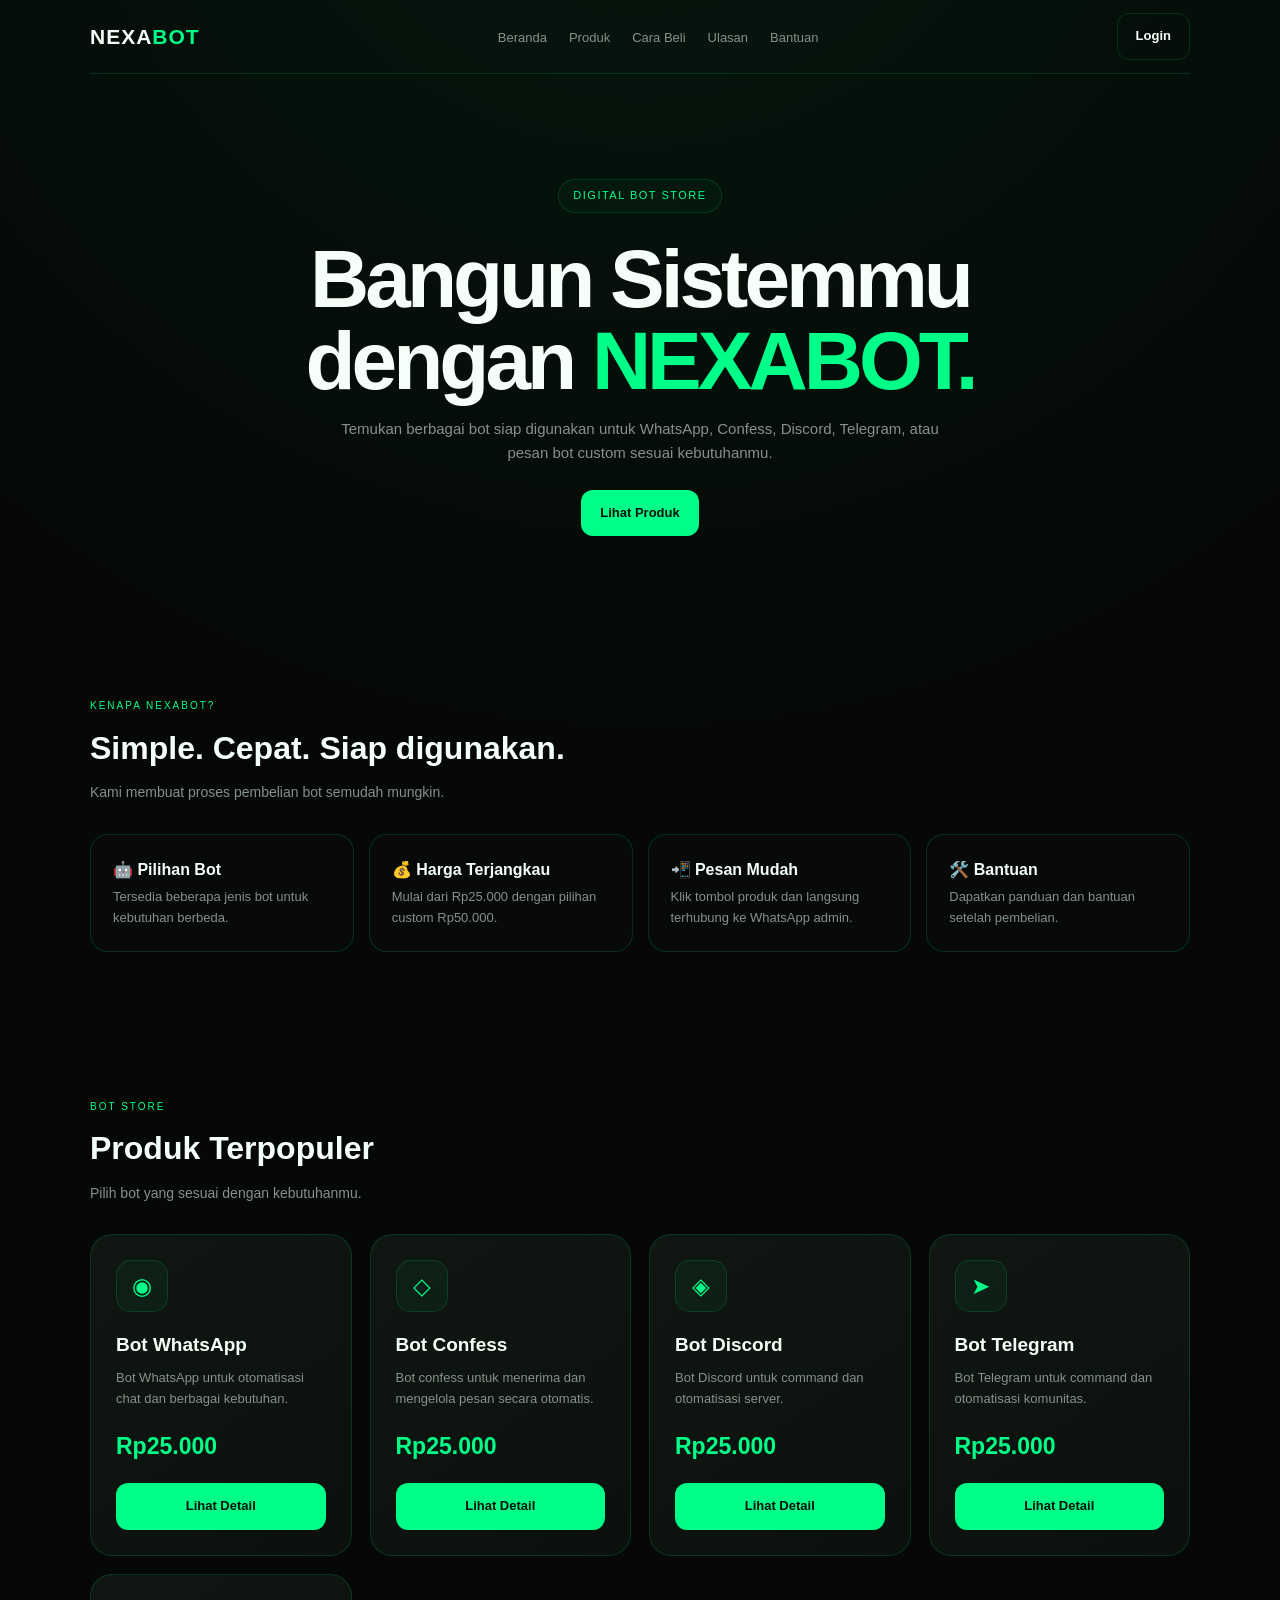
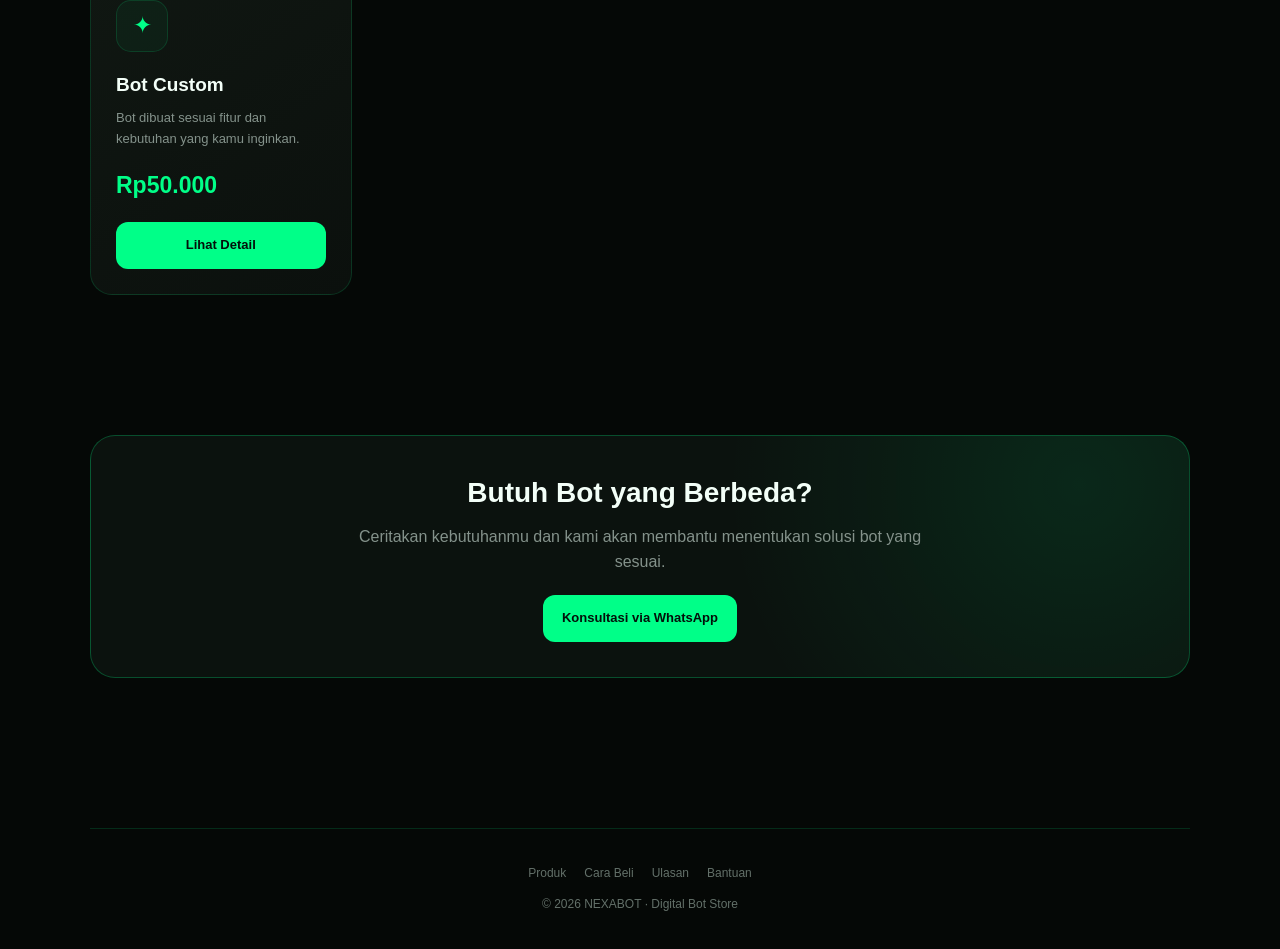
<file: website/index.html>
<!DOCTYPE html>
<html lang="id">
<head>
<meta name="google-site-verification" content="nh2_62t68ElNTlZadt-iSI6-BJCP87-V8lKEhmmbVoI" />
<meta charset="UTF-8">
<meta name="viewport" content="width=device-width, initial-scale=1.0">

<title>NEXABOT — Digital Bot Store</title>
<link rel="canonical" href="https://my-free-web.syhab338.workers.dev/">
<meta property="og:title" content="NEXABOT — Digital Bot Store">
<meta name="description" content="NEXABOT adalah digital bot store untuk berbagai kebutuhan bot dan layanan digital.">
<link rel="stylesheet" href="assets/style.css">
</head>

<body>

<div class="container">

<nav class="navbar">

<a href="index.html" class="logo">
NEXA<span>BOT</span>
</a>

<ul class="nav-links">
<li><a href="index.html">Beranda</a></li>
<li><a href="produk.html">Produk</a></li>
<li><a href="cara-beli.html">Cara Beli</a></li>
<li><a href="ulasan.html">Ulasan</a></li>
<li><a href="bantuan.html">Bantuan</a></li>
</ul>

<a href="login.html" class="btn btn-login">
Login
</a>
</nav>


<section class="hero">

<div class="badge">
DIGITAL BOT STORE
</div>

<h1>
Bangun Sistemmu<br>
dengan <span>NEXABOT.</span>
</h1>

<p>
Temukan berbagai bot siap digunakan untuk WhatsApp,
Confess, Discord, Telegram, atau pesan bot custom
sesuai kebutuhanmu.
</p>

<div style="margin-top:25px;display:flex;gap:10px;justify-content:center;flex-wrap:wrap;">

<a href="produk.html" class="btn btn-primary">
Lihat Produk
</a>

</a>

</div>

</section>


<section class="section">

<div class="section-title">

<small>KENAPA NEXABOT?</small>

<h2>Simple. Cepat. Siap digunakan.</h2>

<p>
Kami membuat proses pembelian bot semudah mungkin.
</p>

</div>


<div class="features">

<div class="feature">
<strong>🤖 Pilihan Bot</strong>
<p>
Tersedia beberapa jenis bot untuk kebutuhan berbeda.
</p>
</div>

<div class="feature">
<strong>💰 Harga Terjangkau</strong>
<p>
Mulai dari Rp25.000 dengan pilihan custom Rp50.000.
</p>
</div>

<div class="feature">
<strong>📲 Pesan Mudah</strong>
<p>
Klik tombol produk dan langsung terhubung ke WhatsApp admin.
</p>
</div>

<div class="feature">
<strong>🛠️ Bantuan</strong>
<p>
Dapatkan panduan dan bantuan setelah pembelian.
</p>
</div>

</div>

</section>


<section class="section">

<div class="section-title">

<small>BOT STORE</small>

<h2>Produk Terpopuler</h2>

<p>
Pilih bot yang sesuai dengan kebutuhanmu.
</p>

</div>


<div class="products">


<div class="card">

<div class="icon">◉</div>

<h3>Bot WhatsApp</h3>

<p>
Bot WhatsApp untuk otomatisasi chat dan berbagai kebutuhan.
</p>

<div class="price">
Rp25.000
</div>

<a href="produk.html#whatsapp" class="btn btn-primary">
Lihat Detail
</a>

</div>


<div class="card">

<div class="icon">◇</div>

<h3>Bot Confess</h3>

<p>
Bot confess untuk menerima dan mengelola pesan secara otomatis.
</p>

<div class="price">
Rp25.000
</div>

<a href="produk.html#confess" class="btn btn-primary">
Lihat Detail
</a>

</div>


<div class="card">

<div class="icon">◈</div>

<h3>Bot Discord</h3>

<p>
Bot Discord untuk command dan otomatisasi server.
</p>

<div class="price">
Rp25.000
</div>

<a href="produk.html#discord" class="btn btn-primary">
Lihat Detail
</a>

</div>


<div class="card">

<div class="icon">➤</div>

<h3>Bot Telegram</h3>

<p>
Bot Telegram untuk command dan otomatisasi komunitas.
</p>

<div class="price">
Rp25.000
</div>

<a href="produk.html#telegram" class="btn btn-primary">
Lihat Detail
</a>

</div>


<div class="card">

<div class="icon">✦</div>

<h3>Bot Custom</h3>

<p>
Bot dibuat sesuai fitur dan kebutuhan yang kamu inginkan.
</p>

<div class="price">
Rp50.000
</div>

<a href="produk.html#custom" class="btn btn-primary">
Lihat Detail
</a>

</div>


</div>

</section>


<section class="section">

<div class="banner">

<h2>
Butuh Bot yang Berbeda?
</h2>

<p>
Ceritakan kebutuhanmu dan kami akan membantu
menentukan solusi bot yang sesuai.
</p>

<a href="javascript:contactAdmin()" class="btn btn-primary">
Konsultasi via WhatsApp
</a>

</div>

</section>


<footer>

<div class="footer-links">

<a href="produk.html">Produk</a>
<a href="cara-beli.html">Cara Beli</a>
<a href="ulasan.html">Ulasan</a>
<a href="bantuan.html">Bantuan</a>

</div>

© 2026 NEXABOT · Digital Bot Store

</footer>

</div>


<script src="assets/app.js"></script>

</body>
</html>
</file>
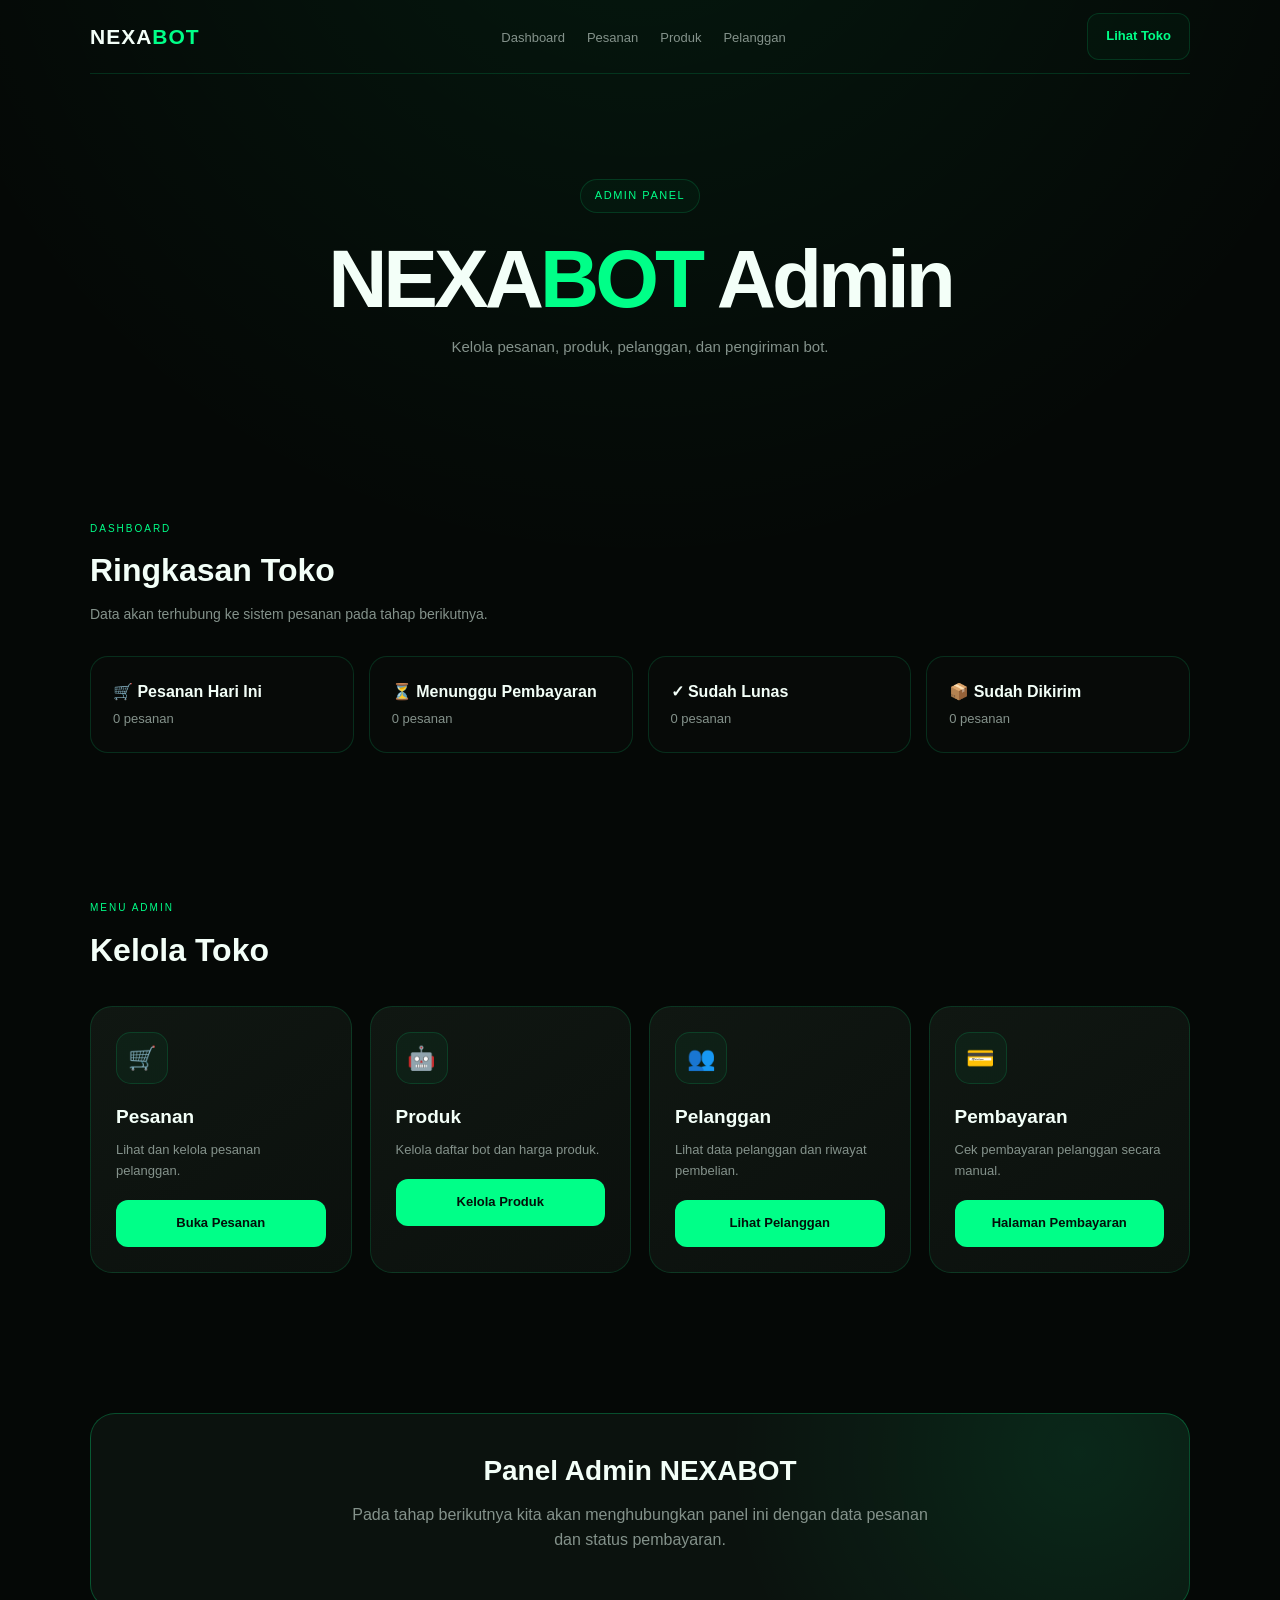
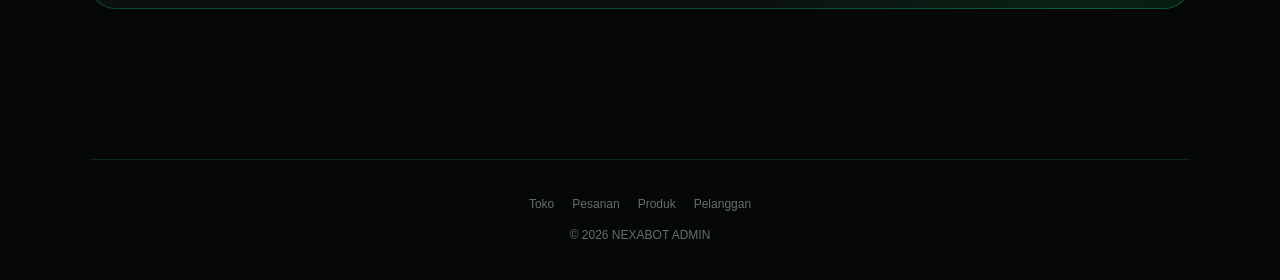
<file: website/admin/index.html>
<!DOCTYPE html>
<html lang="id">
<head>
<meta charset="UTF-8">
<meta name="viewport" content="width=device-width,initial-scale=1.0">
<title>Admin Dashboard — NEXABOT</title>
<link rel="stylesheet" href="../assets/style.css">
</head>

<body>

<div class="container">

<nav class="navbar">
<a href="index.html" class="logo">NEXA<span>BOT</span></a>

<ul class="nav-links">
<li><a href="index.html">Dashboard</a></li>
<li><a href="pesanan.html">Pesanan</a></li>
<li><a href="produk.html">Produk</a></li>
<li><a href="pelanggan.html">Pelanggan</a></li>
</ul>

<a href="../index.html" class="btn btn-outline">
Lihat Toko
</a>
</nav>


<section class="hero">

<div class="badge">
ADMIN PANEL
</div>

<h1>
NEXA<span>BOT</span> Admin
</h1>

<p>
Kelola pesanan, produk, pelanggan, dan pengiriman bot.
</p>

</section>


<section class="section">

<div class="section-title">
<small>DASHBOARD</small>
<h2>Ringkasan Toko</h2>
<p>Data akan terhubung ke sistem pesanan pada tahap berikutnya.</p>
</div>


<div class="features">

<div class="feature">
<strong>🛒 Pesanan Hari Ini</strong>
<p id="ordersToday">0 pesanan</p>
</div>

<div class="feature">
<strong>⏳ Menunggu Pembayaran</strong>
<p id="waitingPayment">0 pesanan</p>
</div>

<div class="feature">
<strong>✓ Sudah Lunas</strong>
<p id="paidOrders">0 pesanan</p>
</div>

<div class="feature">
<strong>📦 Sudah Dikirim</strong>
<p id="sentOrders">0 pesanan</p>
</div>

</div>

</section>


<section class="section">

<div class="section-title">
<small>MENU ADMIN</small>
<h2>Kelola Toko</h2>
</div>


<div class="products">

<div class="card">
<div class="icon">🛒</div>
<h3>Pesanan</h3>
<p>Lihat dan kelola pesanan pelanggan.</p>
<a href="pesanan.html" class="btn btn-primary">Buka Pesanan</a>
</div>


<div class="card">
<div class="icon">🤖</div>
<h3>Produk</h3>
<p>Kelola daftar bot dan harga produk.</p>
<a href="produk.html" class="btn btn-primary">Kelola Produk</a>
</div>


<div class="card">
<div class="icon">👥</div>
<h3>Pelanggan</h3>
<p>Lihat data pelanggan dan riwayat pembelian.</p>
<a href="pelanggan.html" class="btn btn-primary">Lihat Pelanggan</a>
</div>


<div class="card">
<div class="icon">💳</div>
<h3>Pembayaran</h3>
<p>Cek pembayaran pelanggan secara manual.</p>
<a href="../pembayaran/index.html" class="btn btn-primary">Halaman Pembayaran</a>
</div>

</div>

</section>


<section class="section">

<div class="banner">

<h2>Panel Admin NEXABOT</h2>

<p>
Pada tahap berikutnya kita akan menghubungkan panel ini
dengan data pesanan dan status pembayaran.
</p>

</div>

</section>


<footer>

<div class="footer-links">
<a href="../index.html">Toko</a>
<a href="pesanan.html">Pesanan</a>
<a href="produk.html">Produk</a>
<a href="pelanggan.html">Pelanggan</a>
</div>

© 2026 NEXABOT ADMIN

</footer>

</div>

</body>
</html>
</file>
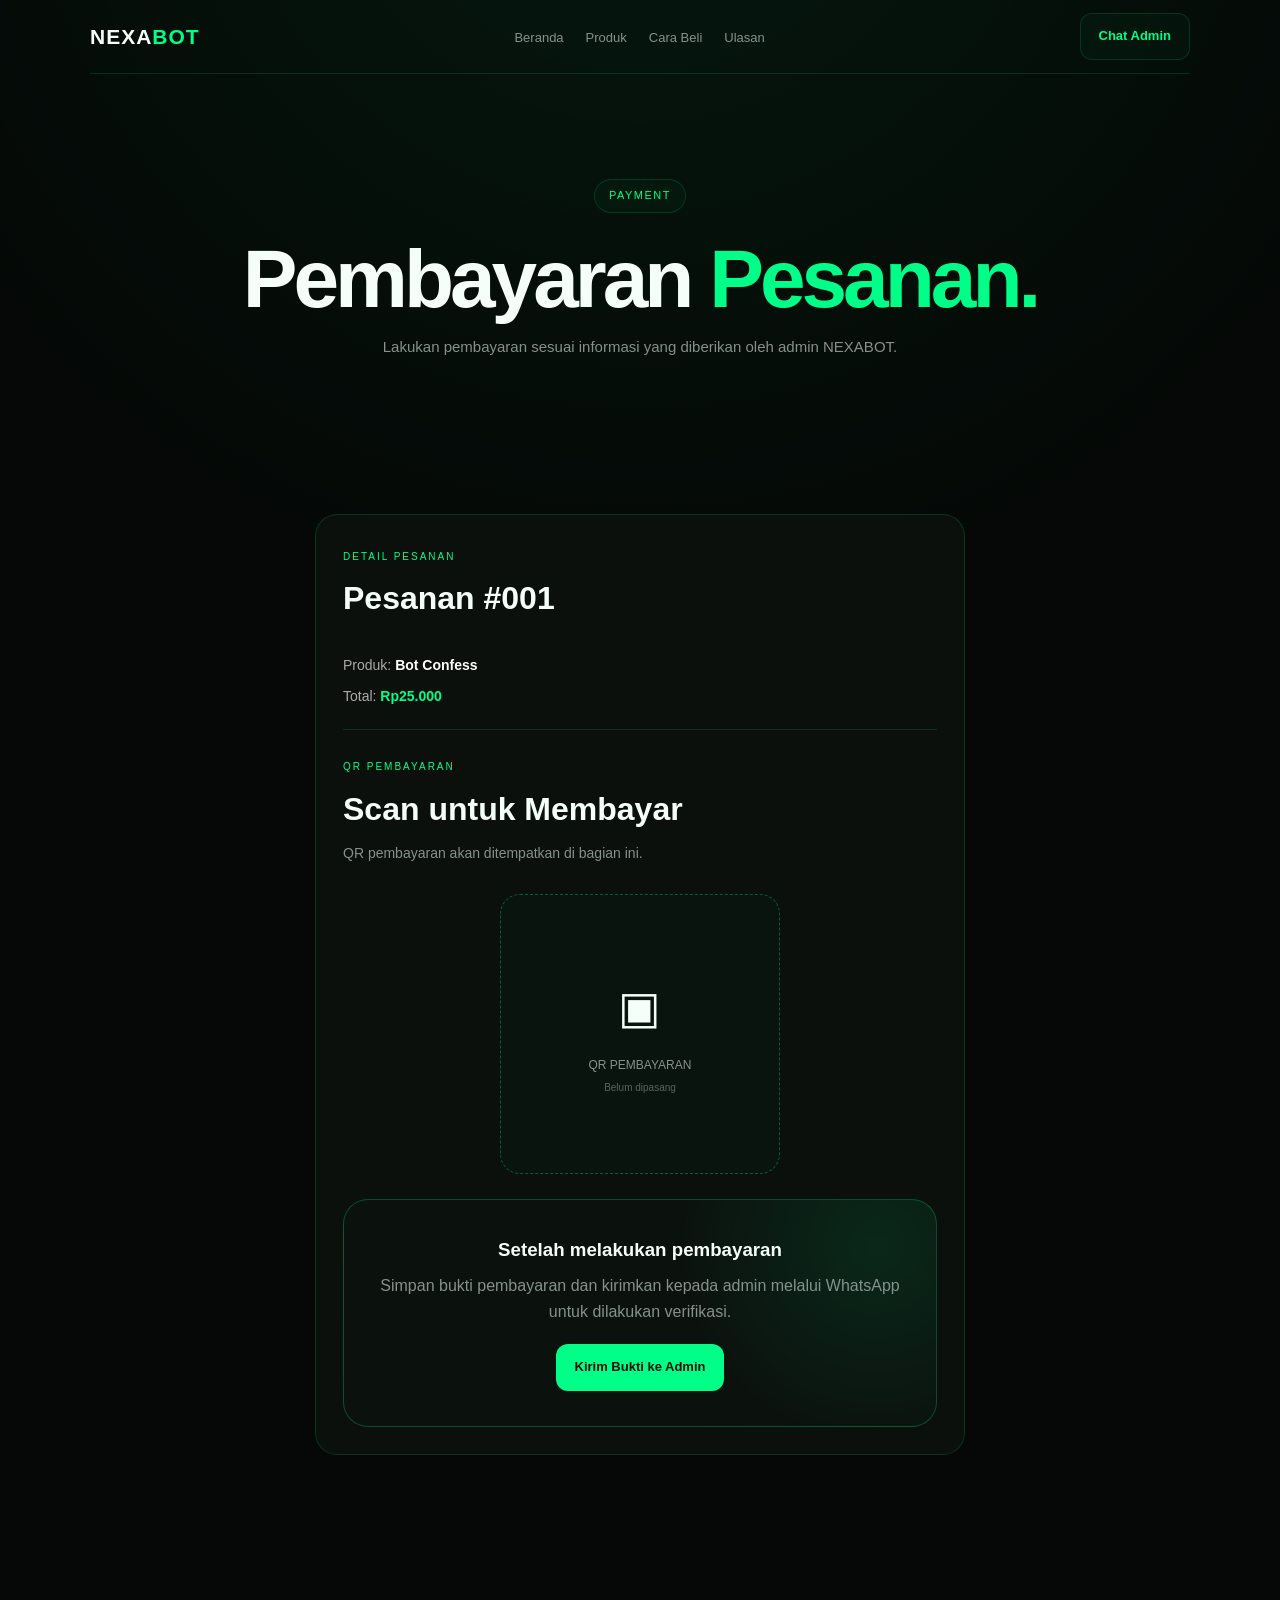
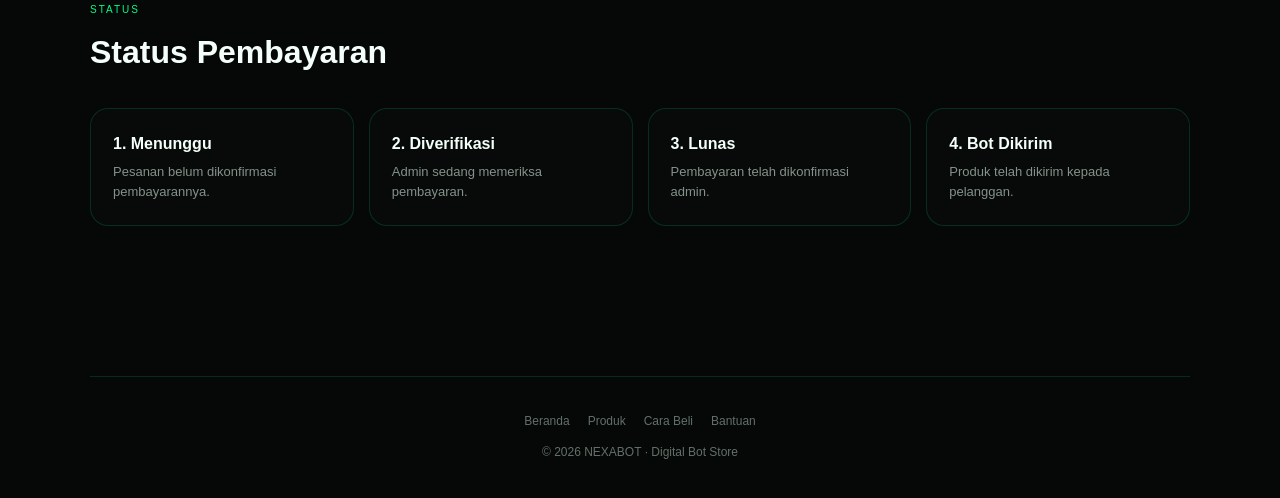
<file: website/pembayaran/index.html>
<!DOCTYPE html>
<html lang="id">
<head>
<meta charset="UTF-8">
<meta name="viewport" content="width=device-width,initial-scale=1.0">

<title>Pembayaran — NEXABOT</title>

<link rel="stylesheet" href="../assets/style.css">
</head>

<body>

<div class="container">

<nav class="navbar">

<a href="../index.html" class="logo">
NEXA<span>BOT</span>
</a>

<ul class="nav-links">
<li><a href="../index.html">Beranda</a></li>
<li><a href="../produk.html">Produk</a></li>
<li><a href="../cara-beli.html">Cara Beli</a></li>
<li><a href="../ulasan.html">Ulasan</a></li>
</ul>

<a href="javascript:contactAdmin()" class="btn btn-outline">
Chat Admin
</a>

</nav>


<section class="hero">

<div class="badge">
PAYMENT
</div>

<h1>
Pembayaran <span>Pesanan.</span>
</h1>

<p>
Lakukan pembayaran sesuai informasi yang diberikan
oleh admin NEXABOT.
</p>

</section>


<section class="section">

<div class="form-box">

<div class="section-title">

<small>DETAIL PESANAN</small>

<h2>Pesanan #001</h2>

</div>

<p style="color:#aaa;font-size:14px">
Produk:
<strong style="color:white">
Bot Confess
</strong>
</p>

<p style="margin-top:8px;color:#aaa;font-size:14px">
Total:
<strong style="color:#00ff88">
Rp25.000
</strong>
</p>

<hr style="margin:22px 0;border:0;border-top:1px solid #00ff8825">


<div class="section-title">

<small>QR PEMBAYARAN</small>

<h2>Scan untuk Membayar</h2>

<p>
QR pembayaran akan ditempatkan di bagian ini.
</p>

</div>


<div style="
width:min(280px,100%);
aspect-ratio:1;
margin:25px auto;
display:flex;
align-items:center;
justify-content:center;
border:1px dashed #00ff8850;
border-radius:20px;
background:#00ff8805;
text-align:center;
padding:25px;
">

<div>

<div style="font-size:45px">
▣
</div>

<p style="
margin-top:12px;
color:#84928b;
font-size:12px">
QR PEMBAYARAN
</p>

<p style="
margin-top:5px;
color:#59645e;
font-size:10px">
Belum dipasang
</p>

</div>

</div>


<div class="banner">

<h3>
Setelah melakukan pembayaran
</h3>

<p>
Simpan bukti pembayaran dan kirimkan kepada admin
melalui WhatsApp untuk dilakukan verifikasi.
</p>

<a
href="javascript:contactAdmin()"
class="btn btn-primary">

Kirim Bukti ke Admin

</a>

</div>

</div>

</section>


<section class="section">

<div class="section-title">

<small>STATUS</small>

<h2>Status Pembayaran</h2>

</div>

<div class="features">

<div class="feature">

<strong>1. Menunggu</strong>

<p>
Pesanan belum dikonfirmasi pembayarannya.
</p>

</div>

<div class="feature">

<strong>2. Diverifikasi</strong>

<p>
Admin sedang memeriksa pembayaran.
</p>

</div>

<div class="feature">

<strong>3. Lunas</strong>

<p>
Pembayaran telah dikonfirmasi admin.
</p>

</div>

<div class="feature">

<strong>4. Bot Dikirim</strong>

<p>
Produk telah dikirim kepada pelanggan.
</p>

</div>

</div>

</section>


<footer>

<div class="footer-links">

<a href="../index.html">Beranda</a>
<a href="../produk.html">Produk</a>
<a href="../cara-beli.html">Cara Beli</a>
<a href="../bantuan.html">Bantuan</a>

</div>

© 2026 NEXABOT · Digital Bot Store

</footer>

</div>

<script src="../assets/app.js"></script>

</body>
</html>
</file>
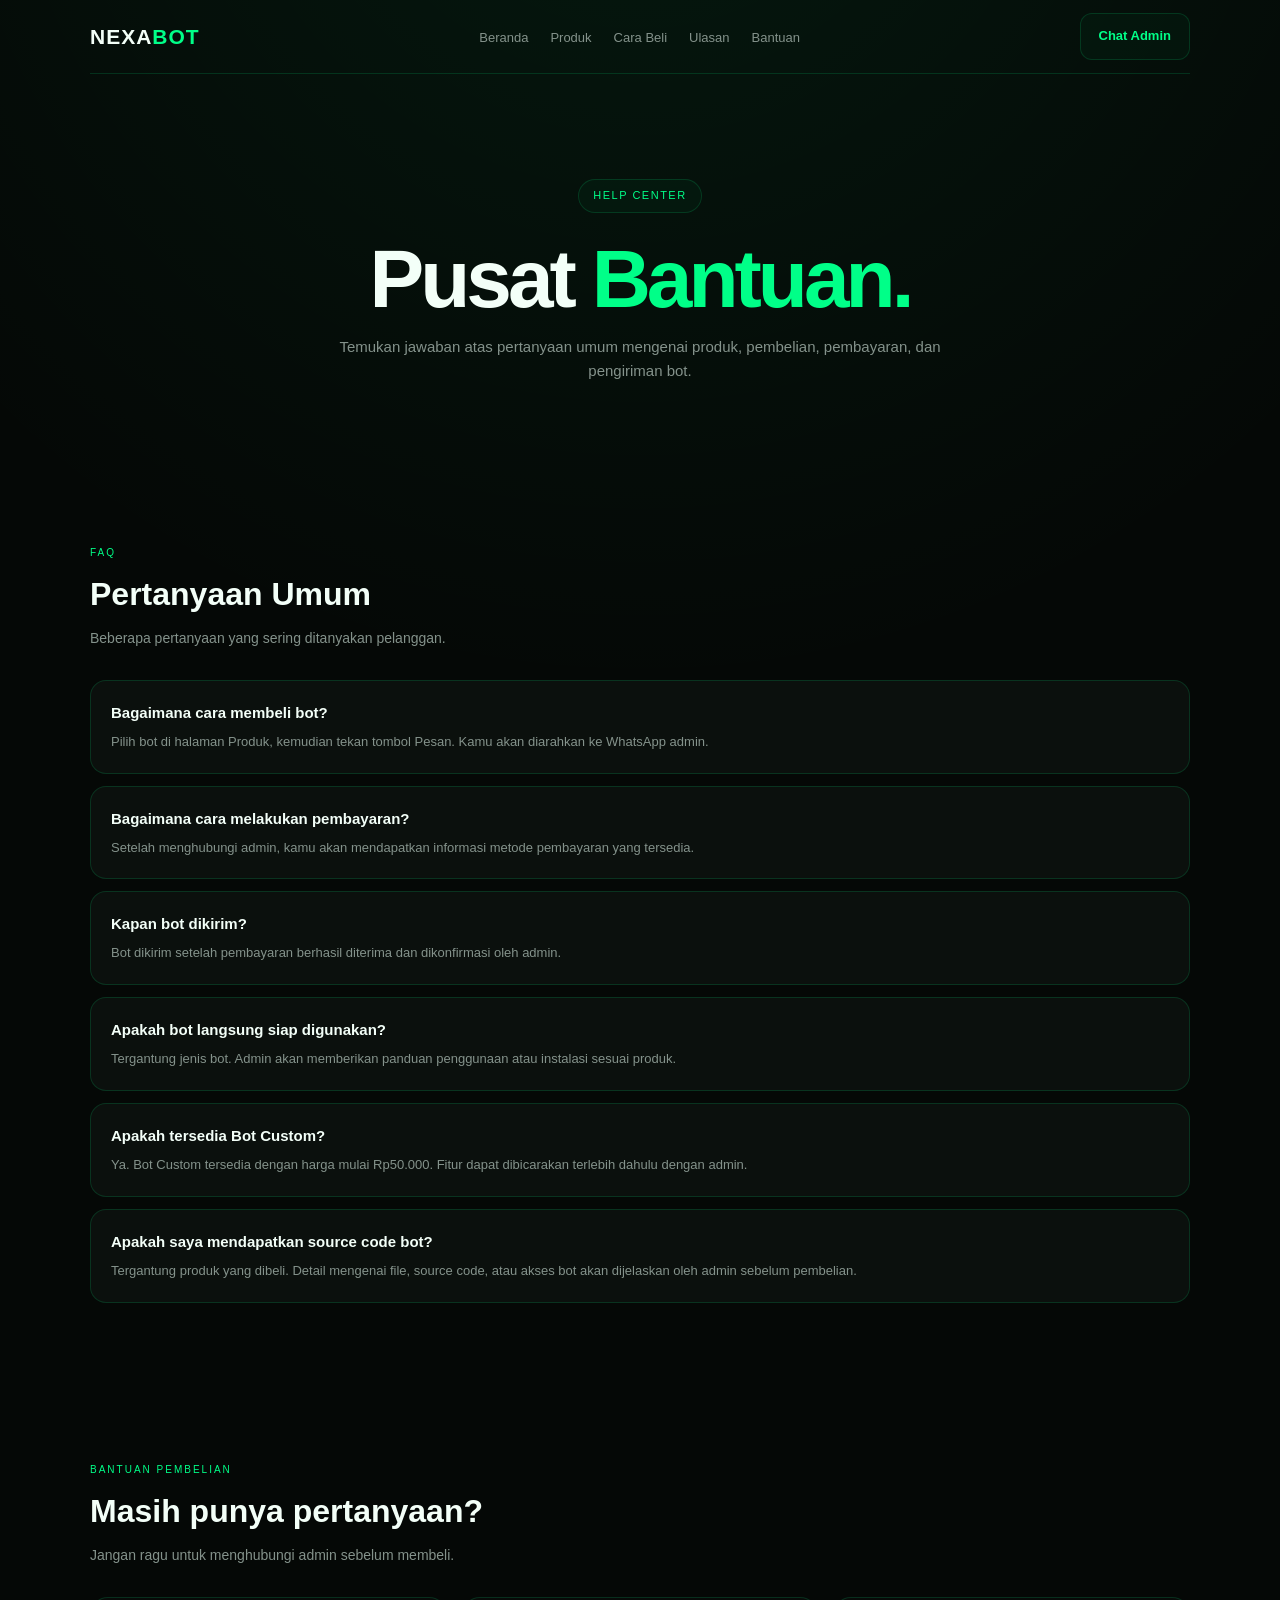
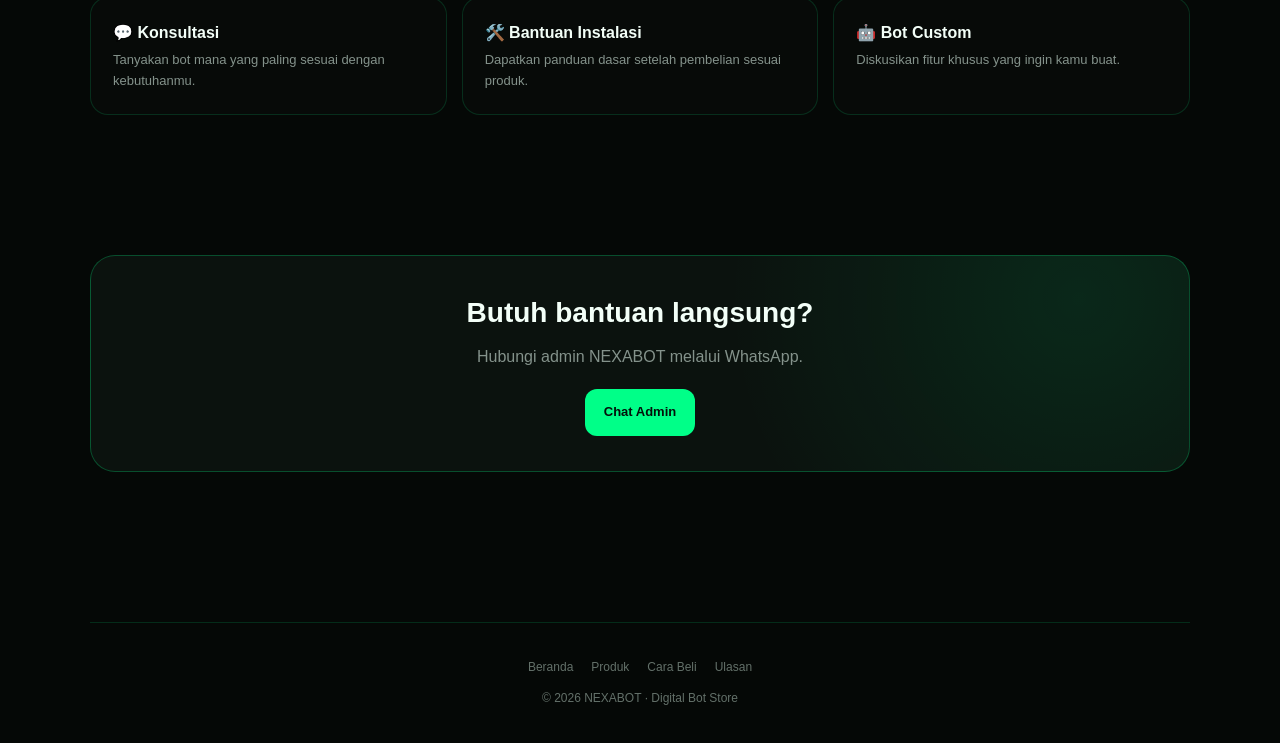
<file: website/bantuan.html>
<!DOCTYPE html>
<html lang="id">
<head>
<meta charset="UTF-8">
<meta name="viewport" content="width=device-width,initial-scale=1.0">

<title>Bantuan — NEXABOT</title>

<link rel="stylesheet" href="assets/style.css">
</head>

<body>

<div class="container">

<nav class="navbar">

<a href="index.html" class="logo">
NEXA<span>BOT</span>
</a>

<ul class="nav-links">
<li><a href="index.html">Beranda</a></li>
<li><a href="produk.html">Produk</a></li>
<li><a href="cara-beli.html">Cara Beli</a></li>
<li><a href="ulasan.html">Ulasan</a></li>
<li><a href="bantuan.html">Bantuan</a></li>
</ul>

<a href="javascript:contactAdmin()" class="btn btn-outline">
Chat Admin
</a>

</nav>


<section class="hero">

<div class="badge">
HELP CENTER
</div>

<h1>
Pusat <span>Bantuan.</span>
</h1>

<p>
Temukan jawaban atas pertanyaan umum mengenai
produk, pembelian, pembayaran, dan pengiriman bot.
</p>

</section>


<section class="section">

<div class="section-title">

<small>FAQ</small>

<h2>Pertanyaan Umum</h2>

<p>
Beberapa pertanyaan yang sering ditanyakan pelanggan.
</p>

</div>


<div class="faq">

<h3>
Bagaimana cara membeli bot?
</h3>

<p>
Pilih bot di halaman Produk, kemudian tekan tombol
Pesan. Kamu akan diarahkan ke WhatsApp admin.
</p>

</div>


<div class="faq">

<h3>
Bagaimana cara melakukan pembayaran?
</h3>

<p>
Setelah menghubungi admin, kamu akan mendapatkan
informasi metode pembayaran yang tersedia.
</p>

</div>


<div class="faq">

<h3>
Kapan bot dikirim?
</h3>

<p>
Bot dikirim setelah pembayaran berhasil diterima
dan dikonfirmasi oleh admin.
</p>

</div>


<div class="faq">

<h3>
Apakah bot langsung siap digunakan?
</h3>

<p>
Tergantung jenis bot. Admin akan memberikan
panduan penggunaan atau instalasi sesuai produk.
</p>

</div>


<div class="faq">

<h3>
Apakah tersedia Bot Custom?
</h3>

<p>
Ya. Bot Custom tersedia dengan harga mulai
Rp50.000. Fitur dapat dibicarakan terlebih dahulu
dengan admin.
</p>

</div>


<div class="faq">

<h3>
Apakah saya mendapatkan source code bot?
</h3>

<p>
Tergantung produk yang dibeli. Detail mengenai
file, source code, atau akses bot akan dijelaskan
oleh admin sebelum pembelian.
</p>

</div>


</section>


<section class="section">

<div class="section-title">

<small>BANTUAN PEMBELIAN</small>

<h2>Masih punya pertanyaan?</h2>

<p>
Jangan ragu untuk menghubungi admin sebelum membeli.
</p>

</div>


<div class="features">

<div class="feature">

<strong>💬 Konsultasi</strong>

<p>
Tanyakan bot mana yang paling sesuai dengan kebutuhanmu.
</p>

</div>


<div class="feature">

<strong>🛠️ Bantuan Instalasi</strong>

<p>
Dapatkan panduan dasar setelah pembelian sesuai produk.
</p>

</div>


<div class="feature">

<strong>🤖 Bot Custom</strong>

<p>
Diskusikan fitur khusus yang ingin kamu buat.
</p>

</div>


</div>

</section>


<section class="section">

<div class="banner">

<h2>
Butuh bantuan langsung?
</h2>

<p>
Hubungi admin NEXABOT melalui WhatsApp.
</p>

<a
href="javascript:contactAdmin()"
class="btn btn-primary">
Chat Admin
</a>

</div>

</section>


<footer>

<div class="footer-links">

<a href="index.html">Beranda</a>
<a href="produk.html">Produk</a>
<a href="cara-beli.html">Cara Beli</a>
<a href="ulasan.html">Ulasan</a>

</div>

© 2026 NEXABOT · Digital Bot Store

</footer>

</div>


<script src="assets/app.js"></script>

</body>
</html>
</file>
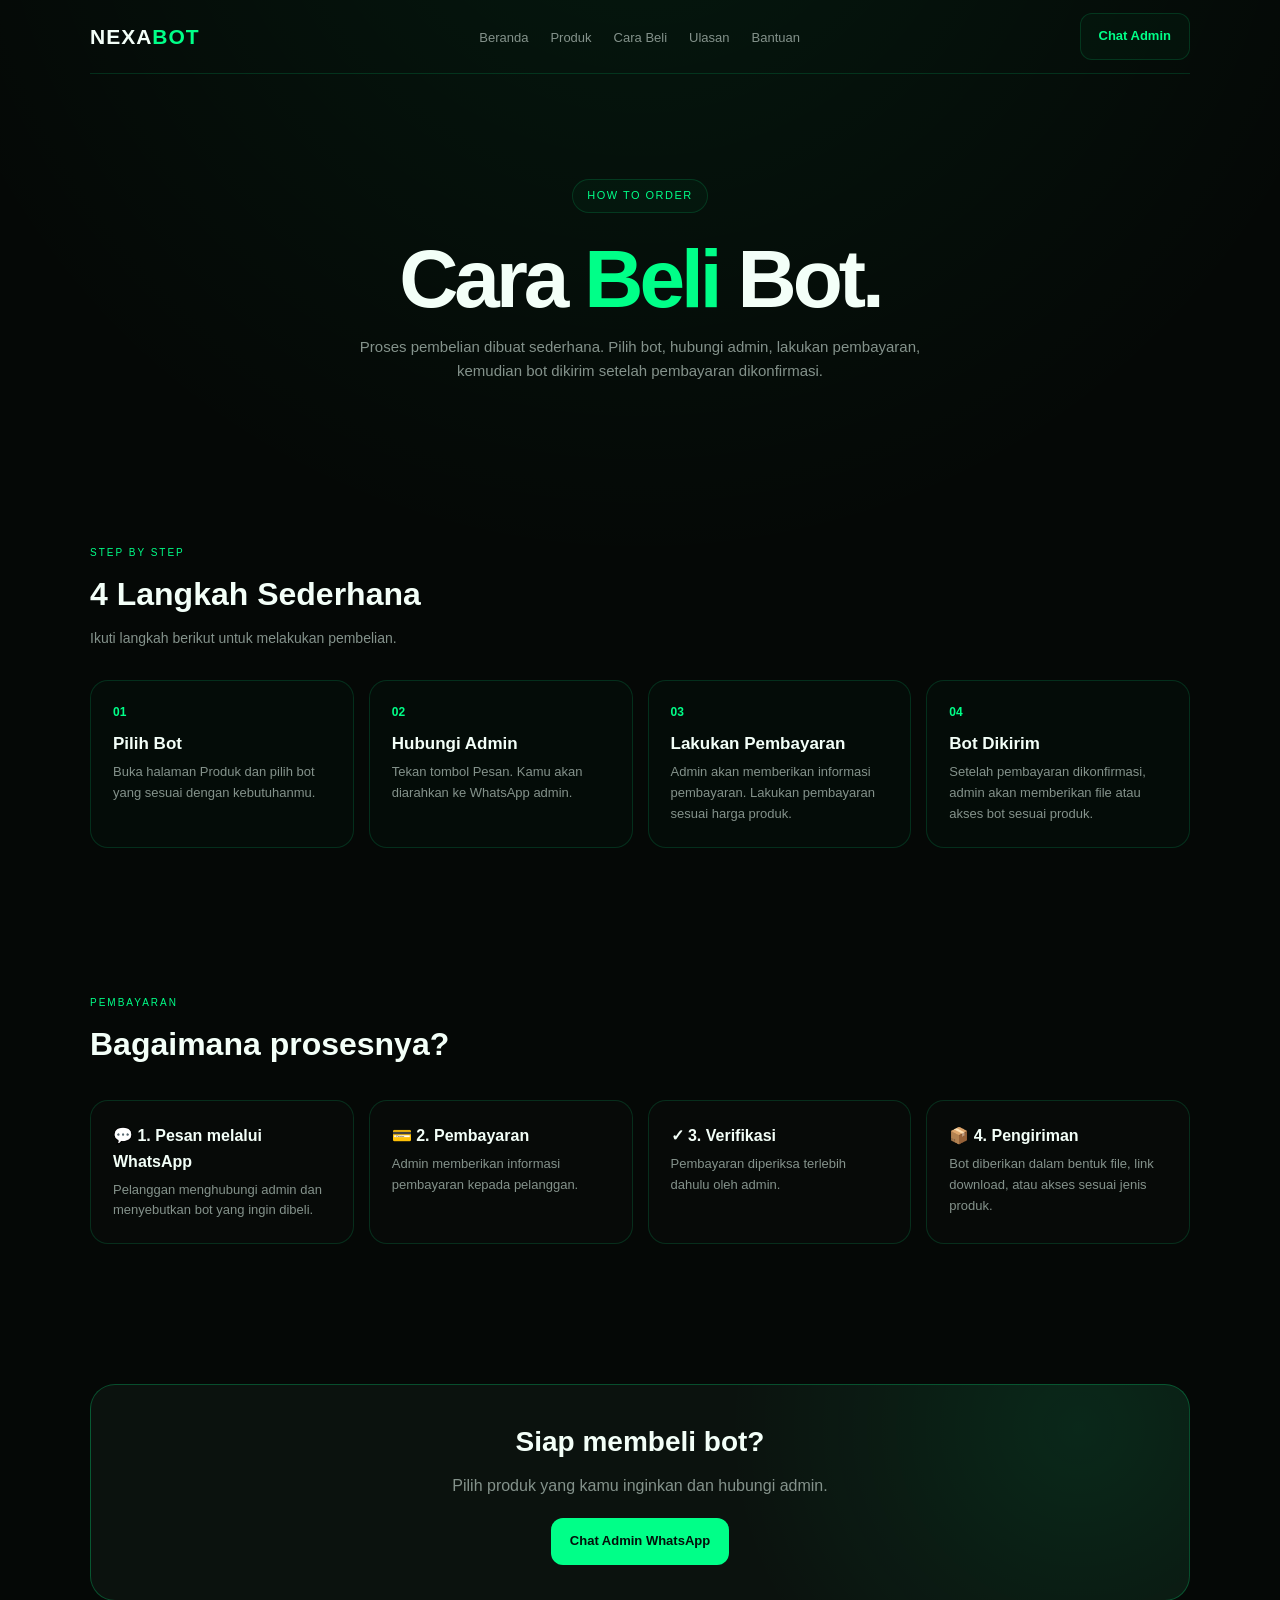
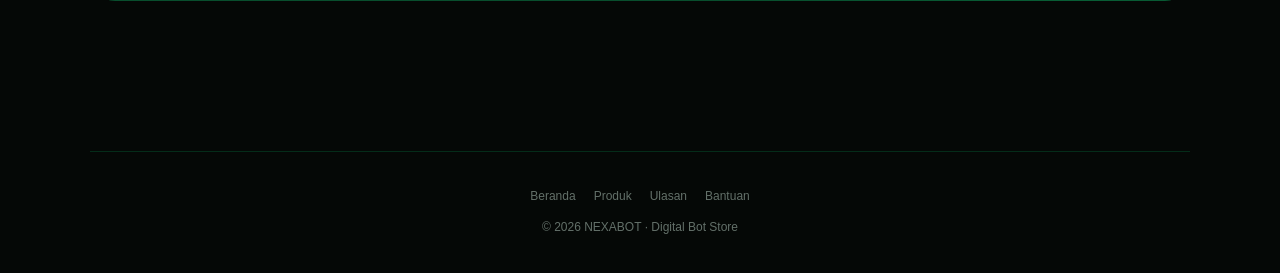
<file: website/cara-beli.html>
<!DOCTYPE html>
<html lang="id">
<head>
<meta charset="UTF-8">
<meta name="viewport" content="width=device-width,initial-scale=1.0">

<title>Cara Beli — NEXABOT</title>

<link rel="stylesheet" href="assets/style.css">
</head>

<body>

<div class="container">

<nav class="navbar">

<a href="index.html" class="logo">
NEXA<span>BOT</span>
</a>

<ul class="nav-links">
<li><a href="index.html">Beranda</a></li>
<li><a href="produk.html">Produk</a></li>
<li><a href="cara-beli.html">Cara Beli</a></li>
<li><a href="ulasan.html">Ulasan</a></li>
<li><a href="bantuan.html">Bantuan</a></li>
</ul>

<a href="javascript:contactAdmin()" class="btn btn-outline">
Chat Admin
</a>

</nav>


<section class="hero">

<div class="badge">
HOW TO ORDER
</div>

<h1>
Cara <span>Beli</span> Bot.
</h1>

<p>
Proses pembelian dibuat sederhana.
Pilih bot, hubungi admin, lakukan pembayaran,
kemudian bot dikirim setelah pembayaran dikonfirmasi.
</p>

</section>


<section class="section">

<div class="section-title">

<small>STEP BY STEP</small>

<h2>4 Langkah Sederhana</h2>

<p>
Ikuti langkah berikut untuk melakukan pembelian.
</p>

</div>


<div class="steps">


<div class="step">

<div class="step-number">
01
</div>

<h3>Pilih Bot</h3>

<p>
Buka halaman Produk dan pilih bot yang sesuai
dengan kebutuhanmu.
</p>

</div>


<div class="step">

<div class="step-number">
02
</div>

<h3>Hubungi Admin</h3>

<p>
Tekan tombol Pesan. Kamu akan diarahkan
ke WhatsApp admin.
</p>

</div>


<div class="step">

<div class="step-number">
03
</div>

<h3>Lakukan Pembayaran</h3>

<p>
Admin akan memberikan informasi pembayaran.
Lakukan pembayaran sesuai harga produk.
</p>

</div>


<div class="step">

<div class="step-number">
04
</div>

<h3>Bot Dikirim</h3>

<p>
Setelah pembayaran dikonfirmasi, admin akan
memberikan file atau akses bot sesuai produk.
</p>

</div>


</div>

</section>


<section class="section">

<div class="section-title">

<small>PEMBAYARAN</small>

<h2>Bagaimana prosesnya?</h2>

</div>


<div class="features">


<div class="feature">

<strong>💬 1. Pesan melalui WhatsApp</strong>

<p>
Pelanggan menghubungi admin dan menyebutkan
bot yang ingin dibeli.
</p>

</div>


<div class="feature">

<strong>💳 2. Pembayaran</strong>

<p>
Admin memberikan informasi pembayaran
kepada pelanggan.
</p>

</div>


<div class="feature">

<strong>✓ 3. Verifikasi</strong>

<p>
Pembayaran diperiksa terlebih dahulu oleh admin.
</p>

</div>


<div class="feature">

<strong>📦 4. Pengiriman</strong>

<p>
Bot diberikan dalam bentuk file, link download,
atau akses sesuai jenis produk.
</p>

</div>


</div>

</section>


<section class="section">

<div class="banner">

<h2>
Siap membeli bot?
</h2>

<p>
Pilih produk yang kamu inginkan dan hubungi admin.
</p>

<a
href="javascript:contactAdmin()"
class="btn btn-primary">
Chat Admin WhatsApp
</a>

</div>

</section>


<footer>

<div class="footer-links">

<a href="index.html">Beranda</a>
<a href="produk.html">Produk</a>
<a href="ulasan.html">Ulasan</a>
<a href="bantuan.html">Bantuan</a>

</div>

© 2026 NEXABOT · Digital Bot Store

</footer>

</div>


<script src="assets/app.js"></script>

</body>
</html>
</file>
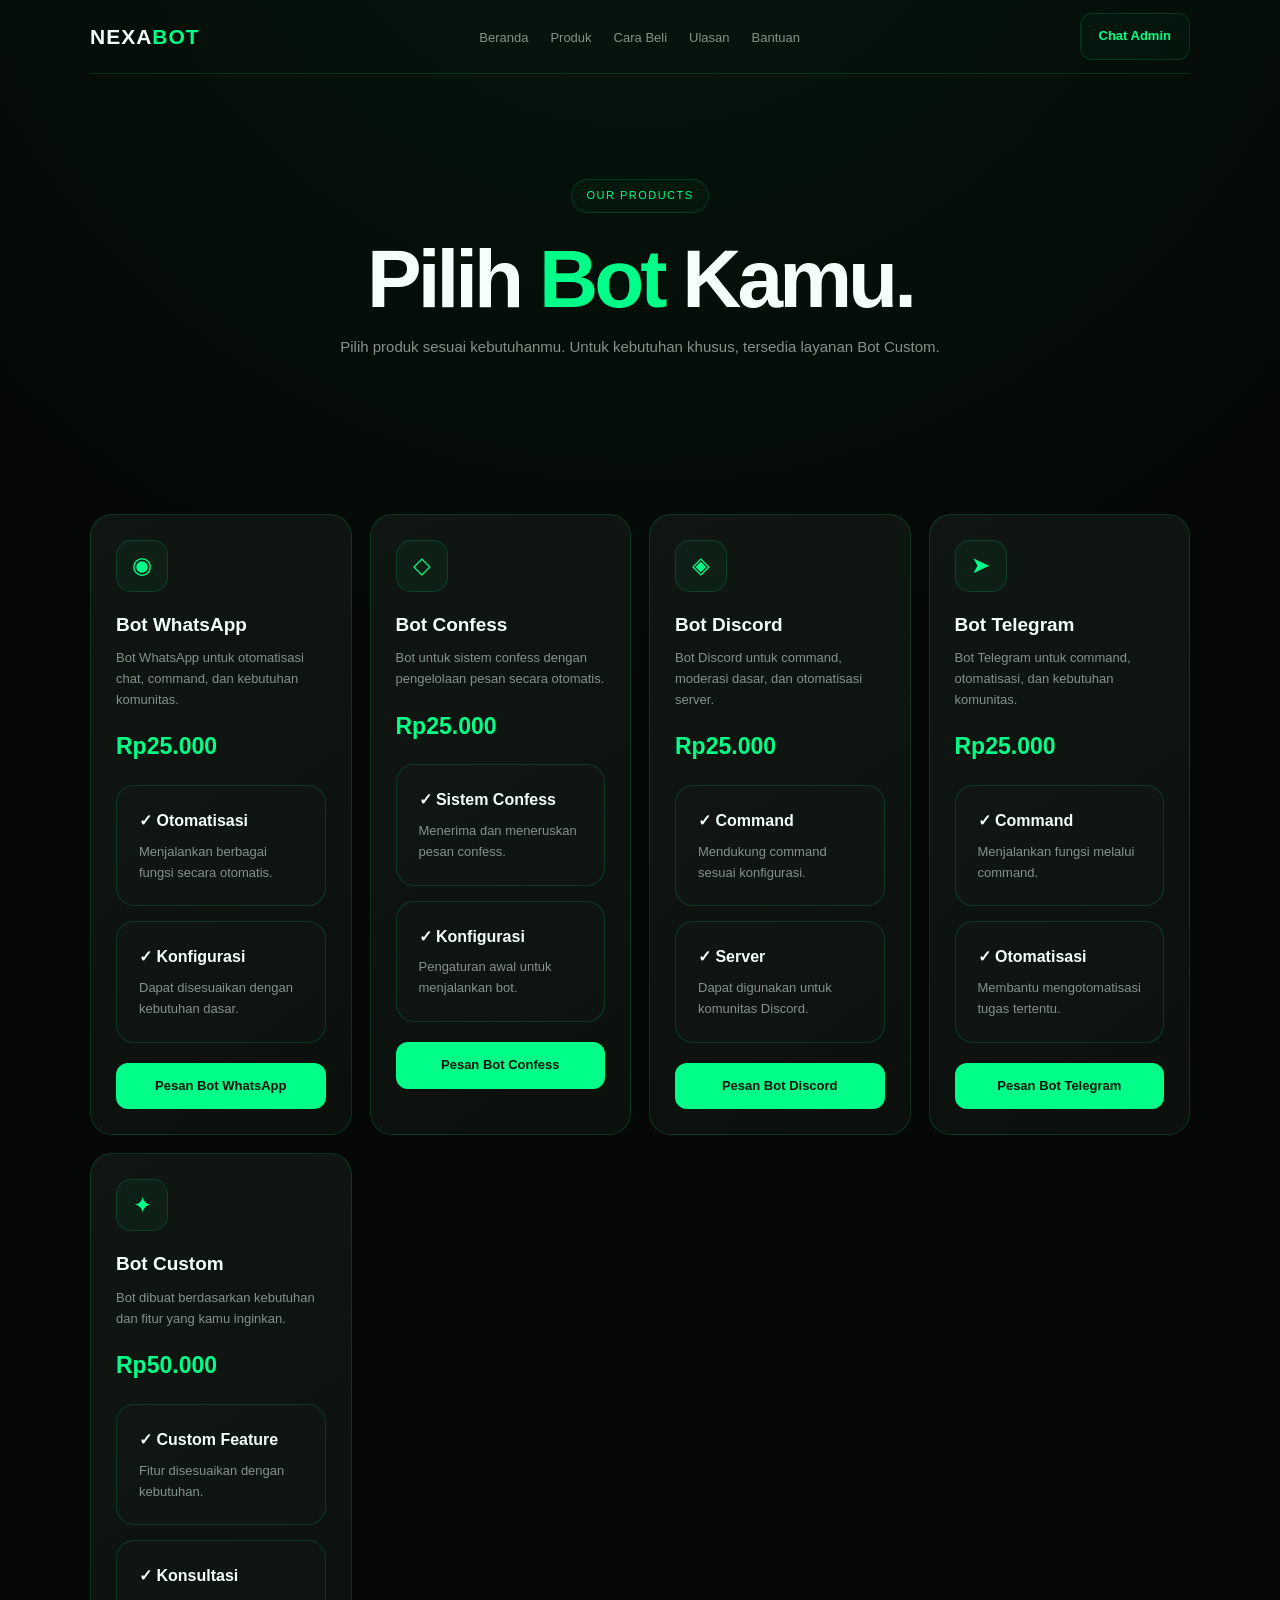
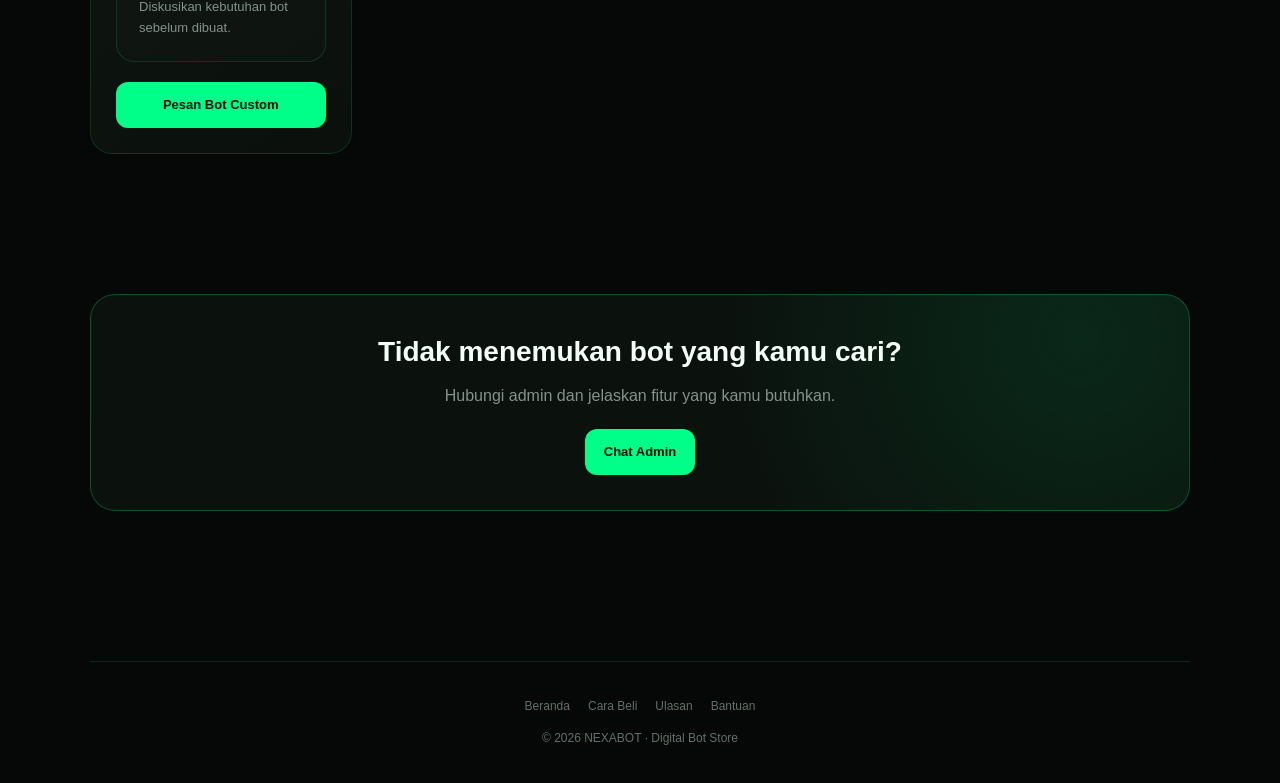
<file: website/produk.html>
<!DOCTYPE html>
<html lang="id">
<head>
<meta charset="UTF-8">
<meta name="viewport" content="width=device-width,initial-scale=1.0">

<title>Produk — NEXABOT</title>

<link rel="stylesheet" href="assets/style.css">
</head>

<body>

<div class="container">

<nav class="navbar">

<a href="index.html" class="logo">
NEXA<span>BOT</span>
</a>

<ul class="nav-links">
<li><a href="index.html">Beranda</a></li>
<li><a href="produk.html">Produk</a></li>
<li><a href="cara-beli.html">Cara Beli</a></li>
<li><a href="ulasan.html">Ulasan</a></li>
<li><a href="bantuan.html">Bantuan</a></li>
</ul>

<a href="javascript:contactAdmin()" class="btn btn-outline">
Chat Admin
</a>

</nav>


<section class="hero">

<div class="badge">
OUR PRODUCTS
</div>

<h1>
Pilih <span>Bot</span> Kamu.
</h1>

<p>
Pilih produk sesuai kebutuhanmu.
Untuk kebutuhan khusus, tersedia layanan Bot Custom.
</p>

</section>


<section class="section">

<div class="products">


<div class="card" id="whatsapp">

<div class="icon">◉</div>

<h3>Bot WhatsApp</h3>

<p>
Bot WhatsApp untuk otomatisasi chat,
command, dan kebutuhan komunitas.
</p>

<div class="price">
Rp25.000
</div>

<div class="features" style="margin-top:20px">

<div class="feature">
<strong>✓ Otomatisasi</strong>
<p>Menjalankan berbagai fungsi secara otomatis.</p>
</div>

<div class="feature">
<strong>✓ Konfigurasi</strong>
<p>Dapat disesuaikan dengan kebutuhan dasar.</p>
</div>

</div>

<a
href="javascript:orderBot('Bot WhatsApp')"
class="btn btn-primary"
style="width:100%;text-align:center;margin-top:20px">
Pesan Bot WhatsApp
</a>

</div>


<div class="card" id="confess">

<div class="icon">◇</div>

<h3>Bot Confess</h3>

<p>
Bot untuk sistem confess dengan pengelolaan
pesan secara otomatis.
</p>

<div class="price">
Rp25.000
</div>

<div class="features" style="margin-top:20px">

<div class="feature">
<strong>✓ Sistem Confess</strong>
<p>Menerima dan meneruskan pesan confess.</p>
</div>

<div class="feature">
<strong>✓ Konfigurasi</strong>
<p>Pengaturan awal untuk menjalankan bot.</p>
</div>

</div>

<a
href="javascript:orderBot('Bot Confess')"
class="btn btn-primary"
style="width:100%;text-align:center;margin-top:20px">
Pesan Bot Confess
</a>

</div>


<div class="card" id="discord">

<div class="icon">◈</div>

<h3>Bot Discord</h3>

<p>
Bot Discord untuk command,
moderasi dasar, dan otomatisasi server.
</p>

<div class="price">
Rp25.000
</div>

<div class="features" style="margin-top:20px">

<div class="feature">
<strong>✓ Command</strong>
<p>Mendukung command sesuai konfigurasi.</p>
</div>

<div class="feature">
<strong>✓ Server</strong>
<p>Dapat digunakan untuk komunitas Discord.</p>
</div>

</div>

<a
href="javascript:orderBot('Bot Discord')"
class="btn btn-primary"
style="width:100%;text-align:center;margin-top:20px">
Pesan Bot Discord
</a>

</div>


<div class="card" id="telegram">

<div class="icon">➤</div>

<h3>Bot Telegram</h3>

<p>
Bot Telegram untuk command,
otomatisasi, dan kebutuhan komunitas.
</p>

<div class="price">
Rp25.000
</div>

<div class="features" style="margin-top:20px">

<div class="feature">
<strong>✓ Command</strong>
<p>Menjalankan fungsi melalui command.</p>
</div>

<div class="feature">
<strong>✓ Otomatisasi</strong>
<p>Membantu mengotomatisasi tugas tertentu.</p>
</div>

</div>

<a
href="javascript:orderBot('Bot Telegram')"
class="btn btn-primary"
style="width:100%;text-align:center;margin-top:20px">
Pesan Bot Telegram
</a>

</div>


<div class="card" id="custom">

<div class="icon">✦</div>

<h3>Bot Custom</h3>

<p>
Bot dibuat berdasarkan kebutuhan
dan fitur yang kamu inginkan.
</p>

<div class="price">
Rp50.000
</div>

<div class="features" style="margin-top:20px">

<div class="feature">
<strong>✓ Custom Feature</strong>
<p>Fitur disesuaikan dengan kebutuhan.</p>
</div>

<div class="feature">
<strong>✓ Konsultasi</strong>
<p>Diskusikan kebutuhan bot sebelum dibuat.</p>
</div>

</div>

<a
href="javascript:orderBot('Bot Custom')"
class="btn btn-primary"
style="width:100%;text-align:center;margin-top:20px">
Pesan Bot Custom
</a>

</div>


</div>

</section>


<section class="section">

<div class="banner">

<h2>
Tidak menemukan bot yang kamu cari?
</h2>

<p>
Hubungi admin dan jelaskan fitur yang kamu butuhkan.
</p>

<a
href="javascript:contactAdmin()"
class="btn btn-primary">
Chat Admin
</a>

</div>

</section>


<footer>

<div class="footer-links">

<a href="index.html">Beranda</a>
<a href="cara-beli.html">Cara Beli</a>
<a href="ulasan.html">Ulasan</a>
<a href="bantuan.html">Bantuan</a>

</div>

© 2026 NEXABOT · Digital Bot Store

</footer>

</div>

<script src="assets/app.js"></script>

</body>
</html>
</file>
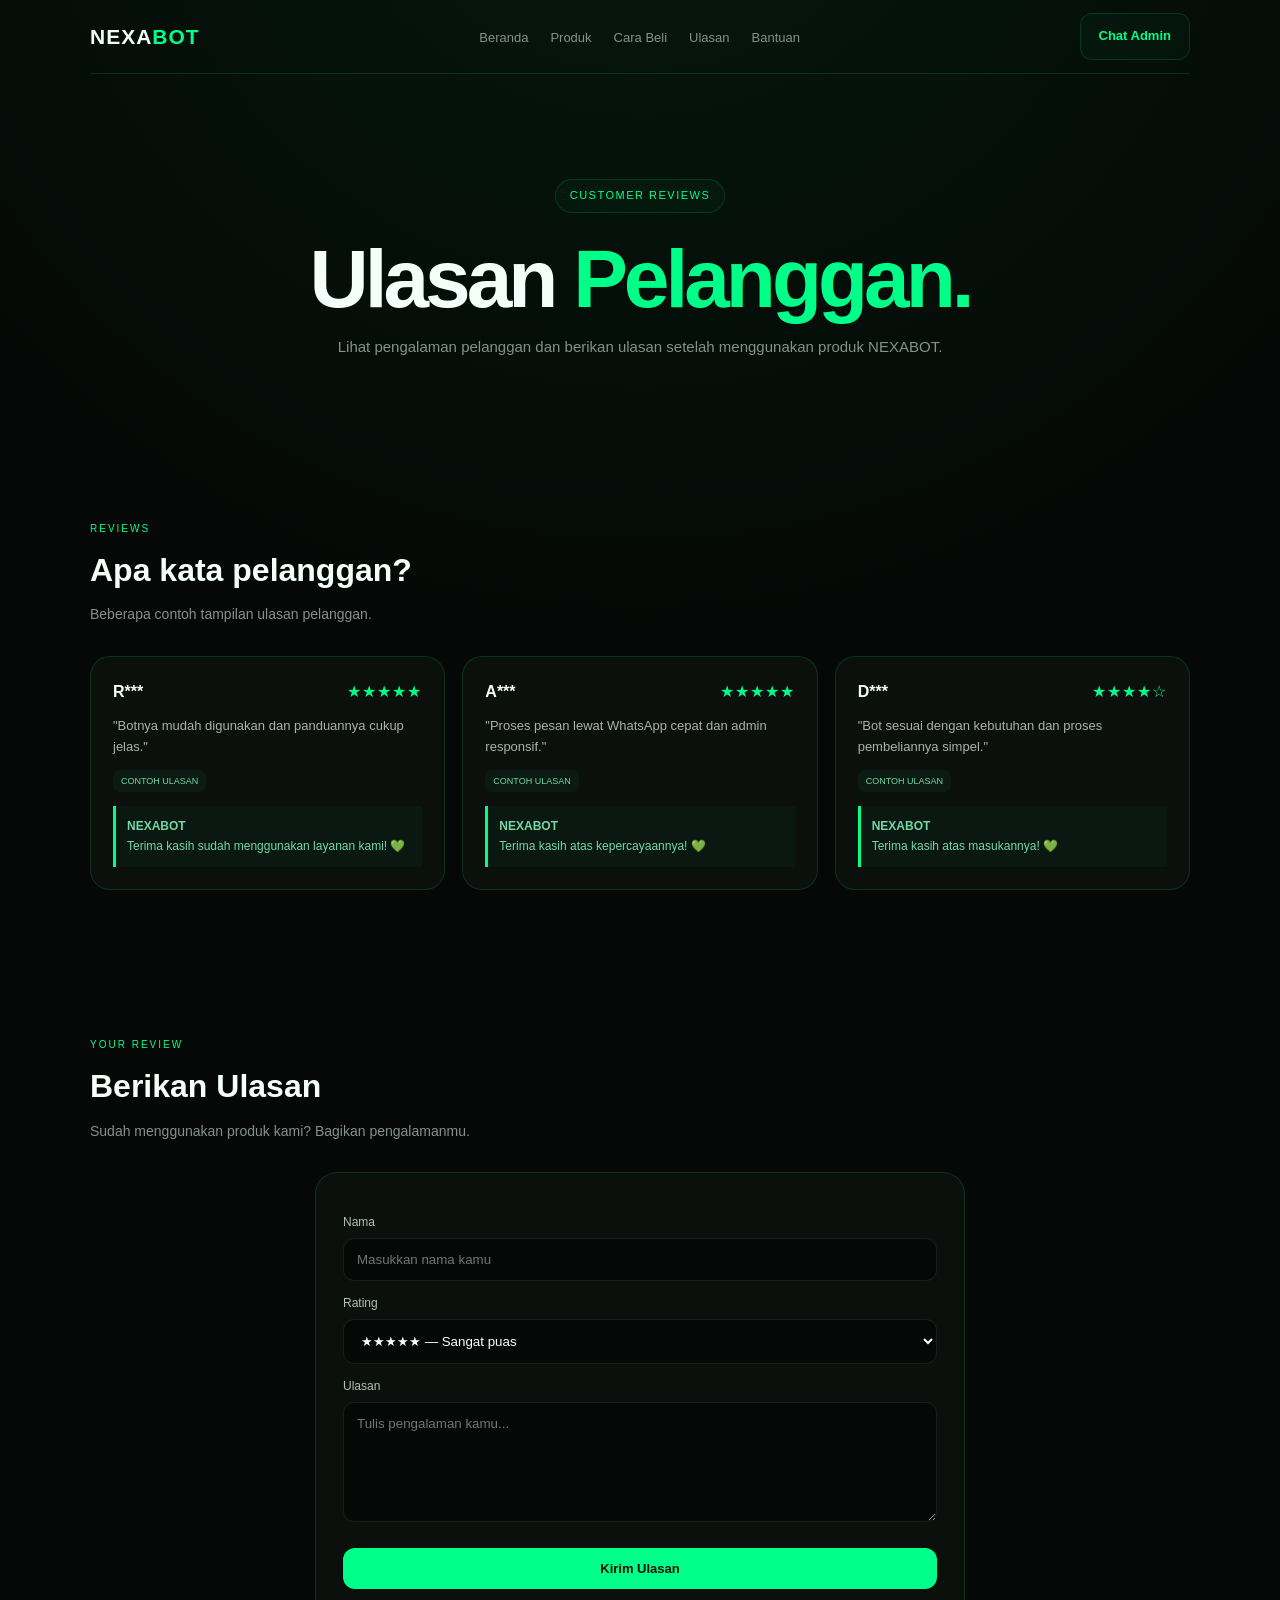
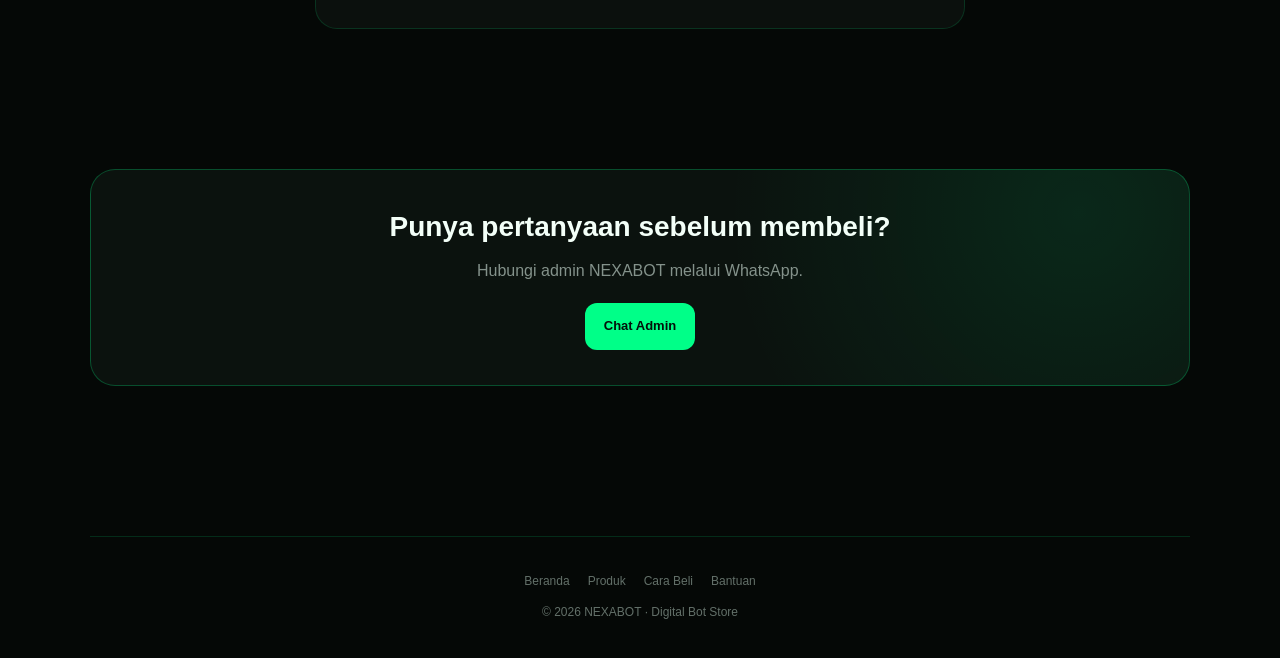
<file: website/ulasan.html>
<!DOCTYPE html>
<html lang="id">
<head>
<meta charset="UTF-8">
<meta name="viewport" content="width=device-width,initial-scale=1.0">

<title>Ulasan — NEXABOT</title>

<link rel="stylesheet" href="assets/style.css">
</head>

<body>

<div class="container">

<nav class="navbar">

<a href="index.html" class="logo">
NEXA<span>BOT</span>
</a>

<ul class="nav-links">
<li><a href="index.html">Beranda</a></li>
<li><a href="produk.html">Produk</a></li>
<li><a href="cara-beli.html">Cara Beli</a></li>
<li><a href="ulasan.html">Ulasan</a></li>
<li><a href="bantuan.html">Bantuan</a></li>
</ul>

<a href="javascript:contactAdmin()" class="btn btn-outline">
Chat Admin
</a>

</nav>


<section class="hero">

<div class="badge">
CUSTOMER REVIEWS
</div>

<h1>
Ulasan <span>Pelanggan.</span>
</h1>

<p>
Lihat pengalaman pelanggan dan berikan ulasan
setelah menggunakan produk NEXABOT.
</p>

</section>


<section class="section">

<div class="section-title">

<small>REVIEWS</small>

<h2>Apa kata pelanggan?</h2>

<p>
Beberapa contoh tampilan ulasan pelanggan.
</p>

</div>


<div class="review-grid" id="reviewGrid">


<div class="review">

<div class="review-top">

<strong>R***</strong>

<span class="stars">
★★★★★
</span>

</div>

<p class="review-text">
"Botnya mudah digunakan dan panduannya cukup jelas."
</p>

<span class="simulated">
CONTOH ULASAN
</span>

<div class="reply">
<b>NEXABOT</b><br>
Terima kasih sudah menggunakan layanan kami! 💚
</div>

</div>


<div class="review">

<div class="review-top">

<strong>A***</strong>

<span class="stars">
★★★★★
</span>

</div>

<p class="review-text">
"Proses pesan lewat WhatsApp cepat dan admin responsif."
</p>

<span class="simulated">
CONTOH ULASAN
</span>

<div class="reply">
<b>NEXABOT</b><br>
Terima kasih atas kepercayaannya! 💚
</div>

</div>


<div class="review">

<div class="review-top">

<strong>D***</strong>

<span class="stars">
★★★★☆
</span>

</div>

<p class="review-text">
"Bot sesuai dengan kebutuhan dan proses pembeliannya simpel."
</p>

<span class="simulated">
CONTOH ULASAN
</span>

<div class="reply">
<b>NEXABOT</b><br>
Terima kasih atas masukannya! 💚
</div>

</div>


</div>

</section>


<section class="section">

<div class="section-title">

<small>YOUR REVIEW</small>

<h2>Berikan Ulasan</h2>

<p>
Sudah menggunakan produk kami?
Bagikan pengalamanmu.
</p>

</div>


<div class="form-box">

<label for="reviewName">
Nama
</label>

<input
type="text"
id="reviewName"
placeholder="Masukkan nama kamu"
maxlength="40">


<label for="reviewRating">
Rating
</label>

<select id="reviewRating">

<option value="5">★★★★★ — Sangat puas</option>
<option value="4">★★★★☆ — Puas</option>
<option value="3">★★★☆☆ — Cukup</option>
<option value="2">★★☆☆☆ — Kurang</option>
<option value="1">★☆☆☆☆ — Tidak puas</option>

</select>


<label for="reviewText">
Ulasan
</label>

<textarea
id="reviewText"
placeholder="Tulis pengalaman kamu..."
maxlength="500"></textarea>


<button
type="button"
class="btn btn-primary"
style="width:100%;margin-top:18px"
onclick="sendReview()">

Kirim Ulasan

</button>


<p
id="reviewMessage"
style="margin-top:12px;color:#00ff88;font-size:12px">
</p>

</div>

</section>


<section class="section">

<div class="banner">

<h2>
Punya pertanyaan sebelum membeli?
</h2>

<p>
Hubungi admin NEXABOT melalui WhatsApp.
</p>

<a
href="javascript:contactAdmin()"
class="btn btn-primary">
Chat Admin
</a>

</div>

</section>


<footer>

<div class="footer-links">

<a href="index.html">Beranda</a>
<a href="produk.html">Produk</a>
<a href="cara-beli.html">Cara Beli</a>
<a href="bantuan.html">Bantuan</a>

</div>

© 2026 NEXABOT · Digital Bot Store

</footer>

</div>


<script src="assets/app.js"></script>

</body>
</html>
</file>
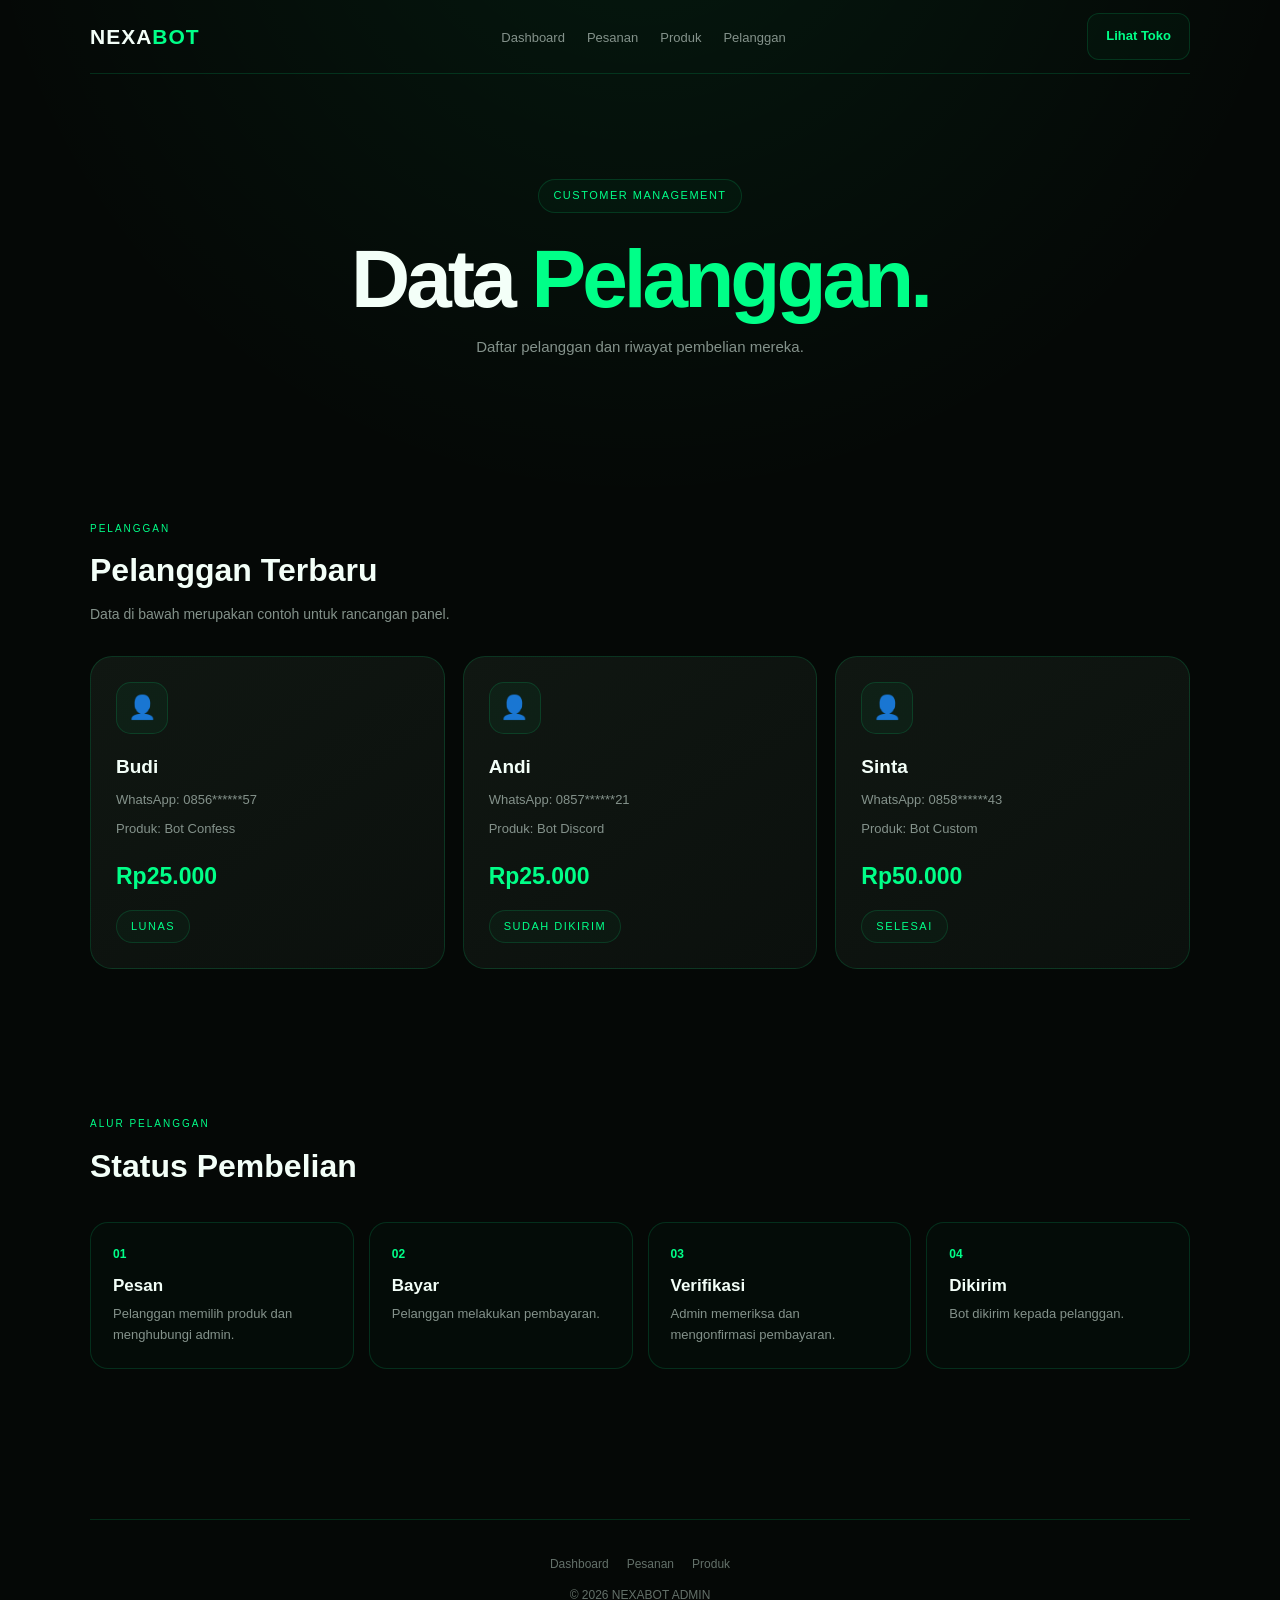
<file: website/admin/pelanggan.html>
<!DOCTYPE html>
<html lang="id">
<head>
<meta charset="UTF-8">
<meta name="viewport" content="width=device-width,initial-scale=1.0">

<title>Pelanggan — NEXABOT Admin</title>

<link rel="stylesheet" href="../assets/style.css">
</head>

<body>

<div class="container">

<nav class="navbar">

<a href="index.html" class="logo">
NEXA<span>BOT</span>
</a>

<ul class="nav-links">
<li><a href="index.html">Dashboard</a></li>
<li><a href="pesanan.html">Pesanan</a></li>
<li><a href="produk.html">Produk</a></li>
<li><a href="pelanggan.html">Pelanggan</a></li>
</ul>

<a href="../index.html" class="btn btn-outline">
Lihat Toko
</a>

</nav>


<section class="hero">

<div class="badge">
CUSTOMER MANAGEMENT
</div>

<h1>
Data <span>Pelanggan.</span>
</h1>

<p>
Daftar pelanggan dan riwayat pembelian mereka.
</p>

</section>


<section class="section">

<div class="section-title">

<small>PELANGGAN</small>

<h2>Pelanggan Terbaru</h2>

<p>
Data di bawah merupakan contoh untuk rancangan panel.
</p>

</div>


<div class="products">


<div class="card">

<div class="icon">👤</div>

<h3>Budi</h3>

<p>
WhatsApp: 0856******57
</p>

<p>
Produk: Bot Confess
</p>

<div class="price">
Rp25.000
</div>

<div style="margin-top:15px">
<span class="badge">
LUNAS
</span>
</div>

</div>


<div class="card">

<div class="icon">👤</div>

<h3>Andi</h3>

<p>
WhatsApp: 0857******21
</p>

<p>
Produk: Bot Discord
</p>

<div class="price">
Rp25.000
</div>

<div style="margin-top:15px">
<span class="badge">
SUDAH DIKIRIM
</span>
</div>

</div>


<div class="card">

<div class="icon">👤</div>

<h3>Sinta</h3>

<p>
WhatsApp: 0858******43
</p>

<p>
Produk: Bot Custom
</p>

<div class="price">
Rp50.000
</div>

<div style="margin-top:15px">
<span class="badge">
SELESAI
</span>
</div>

</div>


</div>

</section>


<section class="section">

<div class="section-title">

<small>ALUR PELANGGAN</small>

<h2>Status Pembelian</h2>

</div>


<div class="steps">

<div class="step">

<div class="step-number">
01
</div>

<h3>Pesan</h3>

<p>
Pelanggan memilih produk dan menghubungi admin.
</p>

</div>


<div class="step">

<div class="step-number">
02
</div>

<h3>Bayar</h3>

<p>
Pelanggan melakukan pembayaran.
</p>

</div>


<div class="step">

<div class="step-number">
03
</div>

<h3>Verifikasi</h3>

<p>
Admin memeriksa dan mengonfirmasi pembayaran.
</p>

</div>


<div class="step">

<div class="step-number">
04
</div>

<h3>Dikirim</h3>

<p>
Bot dikirim kepada pelanggan.
</p>

</div>

</div>

</section>


<footer>

<div class="footer-links">

<a href="index.html">Dashboard</a>
<a href="pesanan.html">Pesanan</a>
<a href="produk.html">Produk</a>

</div>

© 2026 NEXABOT ADMIN

</footer>

</div>

</body>
</html>
</file>
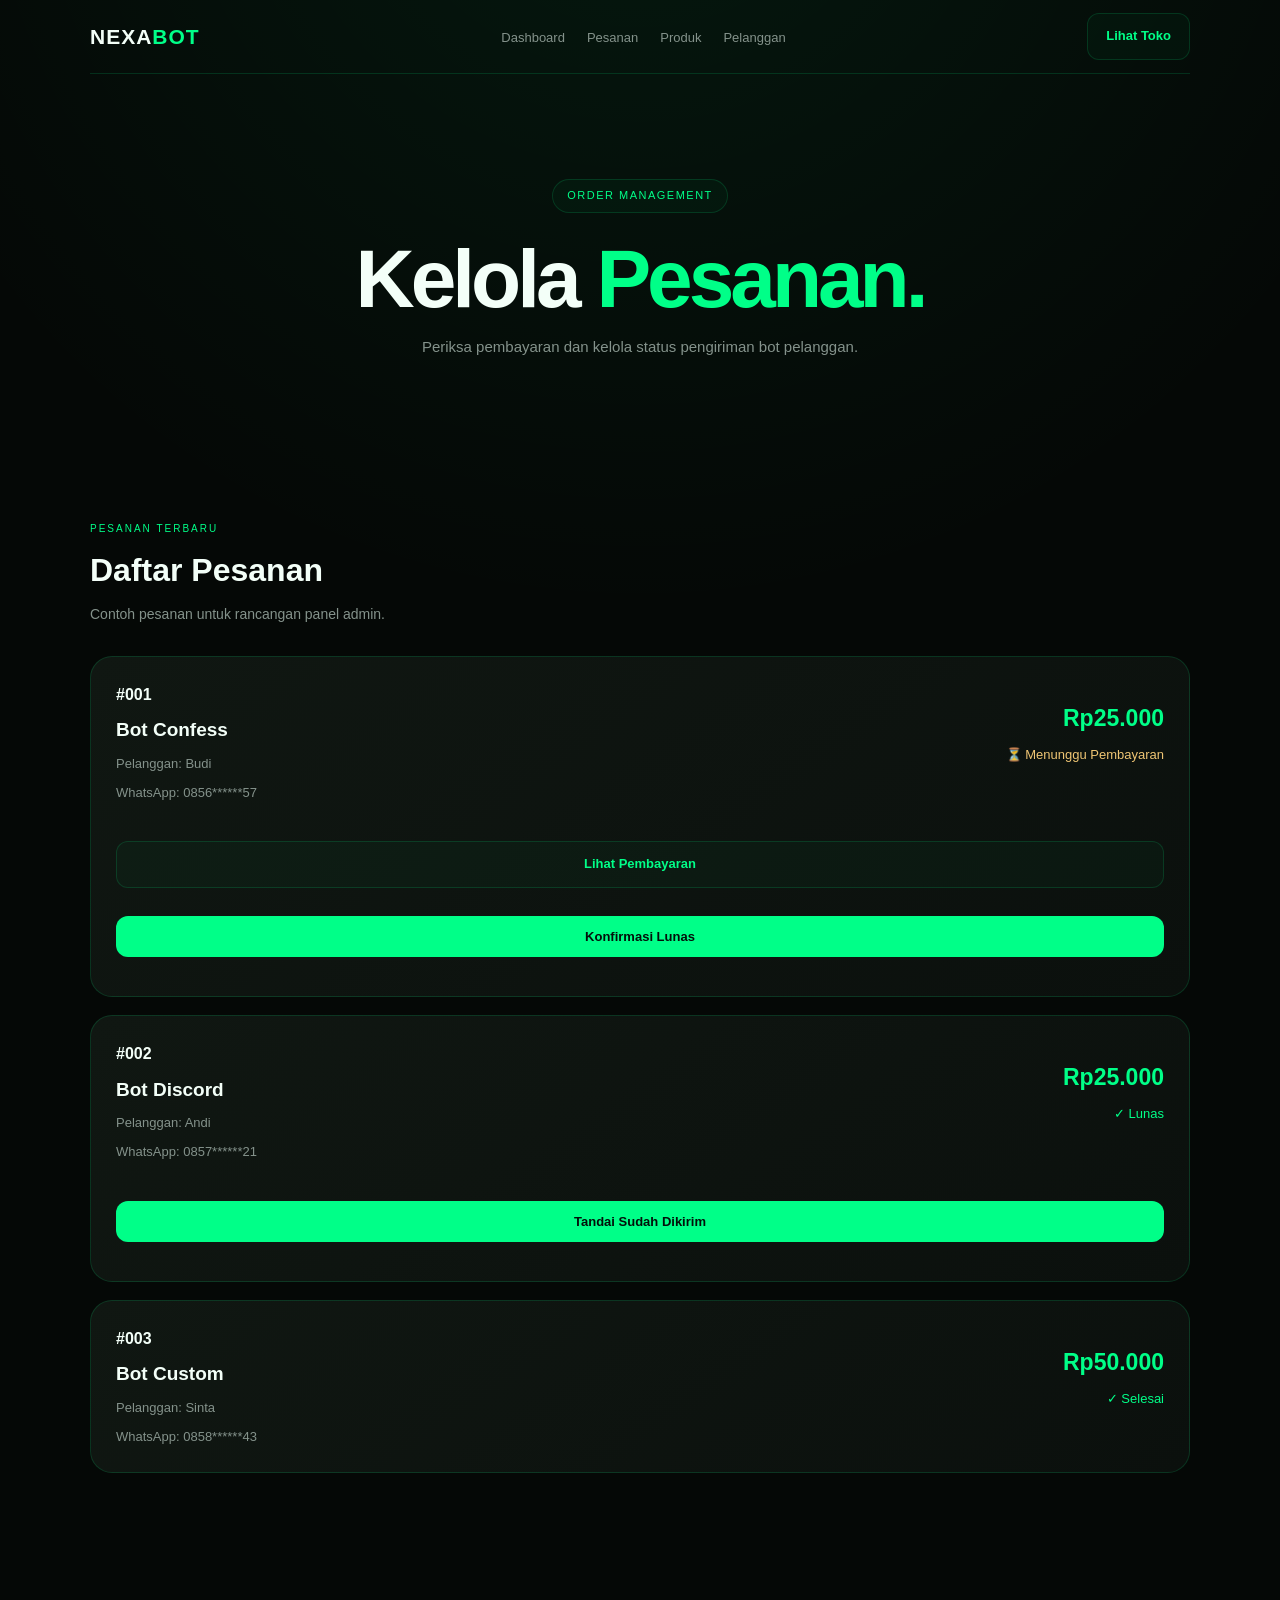
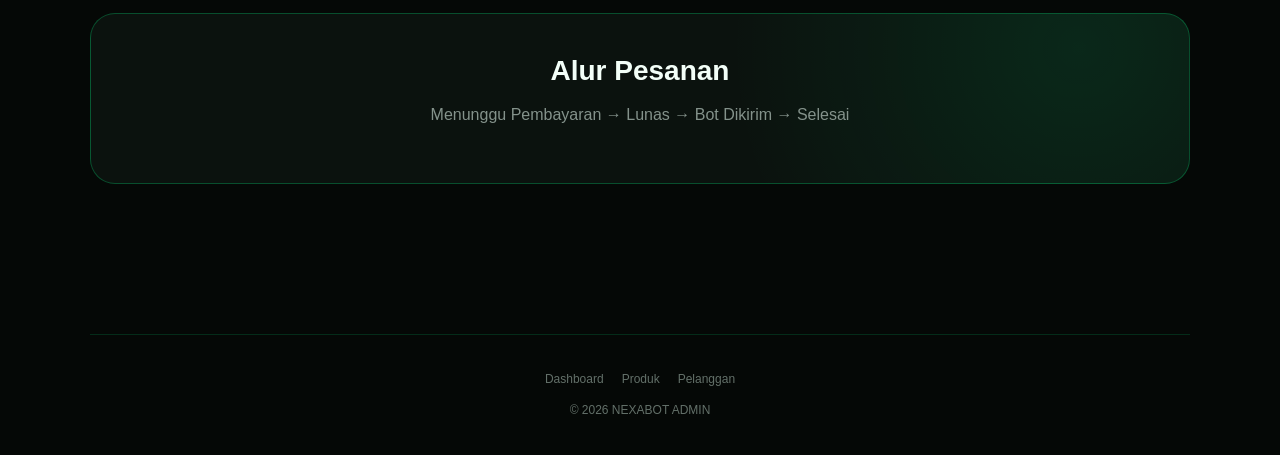
<file: website/admin/pesanan.html>
<!DOCTYPE html>
<html lang="id">
<head>
<meta charset="UTF-8">
<meta name="viewport" content="width=device-width,initial-scale=1.0">

<title>Pesanan — NEXABOT Admin</title>

<link rel="stylesheet" href="../assets/style.css">
</head>

<body>

<div class="container">

<nav class="navbar">

<a href="index.html" class="logo">
NEXA<span>BOT</span>
</a>

<ul class="nav-links">
<li><a href="index.html">Dashboard</a></li>
<li><a href="pesanan.html">Pesanan</a></li>
<li><a href="produk.html">Produk</a></li>
<li><a href="pelanggan.html">Pelanggan</a></li>
</ul>

<a href="../index.html" class="btn btn-outline">
Lihat Toko
</a>

</nav>


<section class="hero">

<div class="badge">
ORDER MANAGEMENT
</div>

<h1>
Kelola <span>Pesanan.</span>
</h1>

<p>
Periksa pembayaran dan kelola status pengiriman bot pelanggan.
</p>

</section>


<section class="section">

<div class="section-title">

<small>PESANAN TERBARU</small>

<h2>Daftar Pesanan</h2>

<p>
Contoh pesanan untuk rancangan panel admin.
</p>

</div>


<div class="card" style="margin-bottom:18px">

<div style="display:flex;justify-content:space-between;gap:15px;flex-wrap:wrap">

<div>

<strong>#001</strong>

<h3 style="margin-top:8px">
Bot Confess
</h3>

<p>
Pelanggan: Budi
</p>

<p>
WhatsApp: 0856******57
</p>

</div>


<div style="text-align:right">

<div class="price">
Rp25.000
</div>

<p style="color:#f0c674">
⏳ Menunggu Pembayaran
</p>

</div>

</div>


<div style="margin-top:20px;display:flex;gap:10px;flex-wrap:wrap">

<a
href="../pembayaran/index.html"
class="btn btn-outline">

Lihat Pembayaran

</a>

<button
class="btn btn-primary"
onclick="confirmPayment('001')">

Konfirmasi Lunas

</button>

</div>

<p
id="status001"
style="margin-top:14px;color:#00ff88;font-size:12px">
</p>

</div>


<div class="card" style="margin-bottom:18px">

<div style="display:flex;justify-content:space-between;gap:15px;flex-wrap:wrap">

<div>

<strong>#002</strong>

<h3 style="margin-top:8px">
Bot Discord
</h3>

<p>
Pelanggan: Andi
</p>

<p>
WhatsApp: 0857******21
</p>

</div>


<div style="text-align:right">

<div class="price">
Rp25.000
</div>

<p style="color:#00ff88">
✓ Lunas
</p>

</div>

</div>


<div style="margin-top:20px;display:flex;gap:10px;flex-wrap:wrap">

<button
class="btn btn-primary"
onclick="sendOrder('002')">

Tandai Sudah Dikirim

</button>

</div>

<p
id="status002"
style="margin-top:14px;color:#00ff88;font-size:12px">
</p>

</div>


<div class="card">

<div style="display:flex;justify-content:space-between;gap:15px;flex-wrap:wrap">

<div>

<strong>#003</strong>

<h3 style="margin-top:8px">
Bot Custom
</h3>

<p>
Pelanggan: Sinta
</p>

<p>
WhatsApp: 0858******43
</p>

</div>


<div style="text-align:right">

<div class="price">
Rp50.000
</div>

<p style="color:#00ff88">
✓ Selesai
</p>

</div>

</div>

</div>

</section>


<section class="section">

<div class="banner">

<h2>
Alur Pesanan
</h2>

<p>
Menunggu Pembayaran → Lunas → Bot Dikirim → Selesai
</p>

</div>

</section>


<footer>

<div class="footer-links">

<a href="index.html">Dashboard</a>
<a href="produk.html">Produk</a>
<a href="pelanggan.html">Pelanggan</a>

</div>

© 2026 NEXABOT ADMIN

</footer>

</div>


<script>

function confirmPayment(id){

const status =
document.getElementById("status" + id);

status.textContent =
"✓ Pembayaran pesanan #" + id +
" dikonfirmasi sebagai LUNAS.";

}


function sendOrder(id){

const status =
document.getElementById("status" + id);

status.textContent =
"✓ Pesanan #" + id +
" ditandai sebagai SUDAH DIKIRIM.";

}

</script>

</body>
</html>
</file>
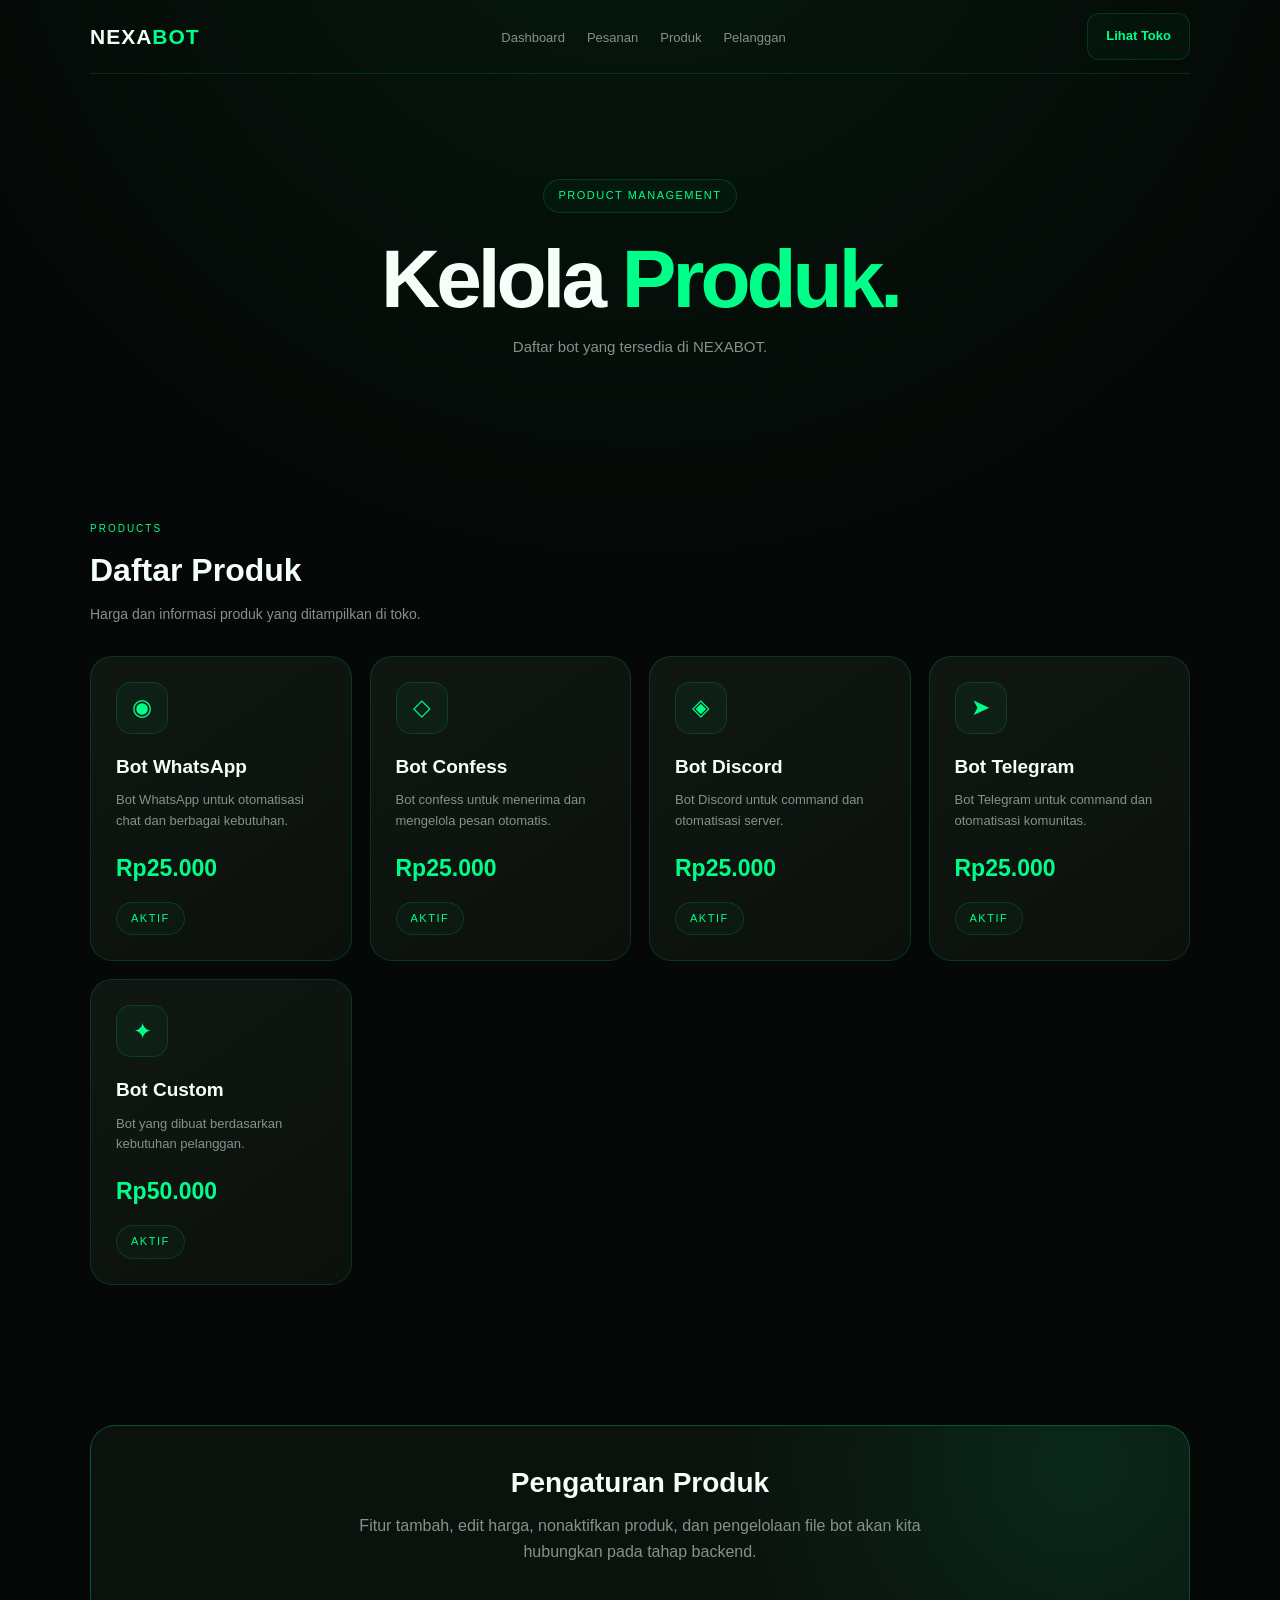
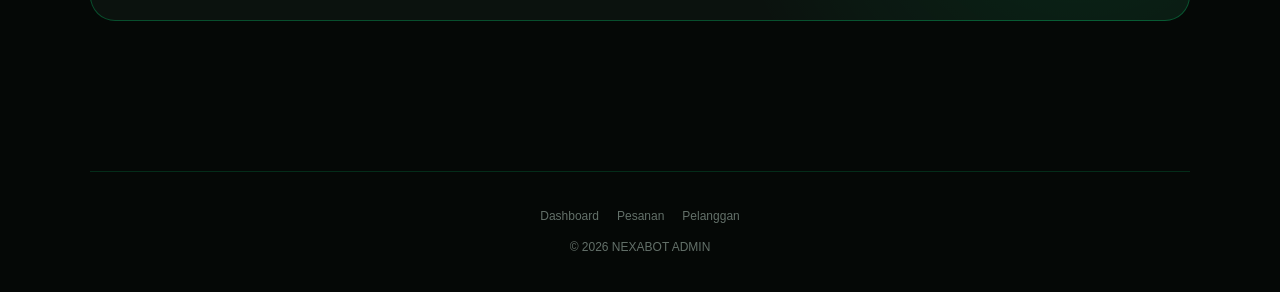
<file: website/admin/produk.html>
<!DOCTYPE html>
<html lang="id">
<head>
<meta charset="UTF-8">
<meta name="viewport" content="width=device-width,initial-scale=1.0">

<title>Produk — NEXABOT Admin</title>

<link rel="stylesheet" href="../assets/style.css">
</head>

<body>

<div class="container">

<nav class="navbar">

<a href="index.html" class="logo">
NEXA<span>BOT</span>
</a>

<ul class="nav-links">
<li><a href="index.html">Dashboard</a></li>
<li><a href="pesanan.html">Pesanan</a></li>
<li><a href="produk.html">Produk</a></li>
<li><a href="pelanggan.html">Pelanggan</a></li>
</ul>

<a href="../index.html" class="btn btn-outline">
Lihat Toko
</a>

</nav>


<section class="hero">

<div class="badge">
PRODUCT MANAGEMENT
</div>

<h1>
Kelola <span>Produk.</span>
</h1>

<p>
Daftar bot yang tersedia di NEXABOT.
</p>

</section>


<section class="section">

<div class="section-title">

<small>PRODUCTS</small>

<h2>Daftar Produk</h2>

<p>
Harga dan informasi produk yang ditampilkan di toko.
</p>

</div>


<div class="products">


<div class="card">

<div class="icon">◉</div>

<h3>Bot WhatsApp</h3>

<p>
Bot WhatsApp untuk otomatisasi chat dan berbagai kebutuhan.
</p>

<div class="price">
Rp25.000
</div>

<div style="margin-top:15px">
<span class="badge">AKTIF</span>
</div>

</div>


<div class="card">

<div class="icon">◇</div>

<h3>Bot Confess</h3>

<p>
Bot confess untuk menerima dan mengelola pesan otomatis.
</p>

<div class="price">
Rp25.000
</div>

<div style="margin-top:15px">
<span class="badge">AKTIF</span>
</div>

</div>


<div class="card">

<div class="icon">◈</div>

<h3>Bot Discord</h3>

<p>
Bot Discord untuk command dan otomatisasi server.
</p>

<div class="price">
Rp25.000
</div>

<div style="margin-top:15px">
<span class="badge">AKTIF</span>
</div>

</div>


<div class="card">

<div class="icon">➤</div>

<h3>Bot Telegram</h3>

<p>
Bot Telegram untuk command dan otomatisasi komunitas.
</p>

<div class="price">
Rp25.000
</div>

<div style="margin-top:15px">
<span class="badge">AKTIF</span>
</div>

</div>


<div class="card">

<div class="icon">✦</div>

<h3>Bot Custom</h3>

<p>
Bot yang dibuat berdasarkan kebutuhan pelanggan.
</p>

<div class="price">
Rp50.000
</div>

<div style="margin-top:15px">
<span class="badge">AKTIF</span>
</div>

</div>


</div>

</section>


<section class="section">

<div class="banner">

<h2>
Pengaturan Produk
</h2>

<p>
Fitur tambah, edit harga, nonaktifkan produk, dan pengelolaan
file bot akan kita hubungkan pada tahap backend.
</p>

</div>

</section>


<footer>

<div class="footer-links">

<a href="index.html">Dashboard</a>
<a href="pesanan.html">Pesanan</a>
<a href="pelanggan.html">Pelanggan</a>

</div>

© 2026 NEXABOT ADMIN

</footer>

</div>

</body>
</html>
</file>
<file: website/assets/style.css>
*{
  box-sizing:border-box;
  margin:0;
  padding:0;
}

:root{
  --bg:#050806;
  --surface:#0b100d;
  --surface2:#101712;
  --green:#00ff88;
  --green2:#00d977;
  --text:#f3fff8;
  --muted:#84928b;
  --border:#00ff8825;
}

html{
  scroll-behavior:smooth;
}

body{
  font-family:Arial,Helvetica,sans-serif;
  background:
    radial-gradient(circle at 50% -10%,#00ff8812,transparent 35%),
    var(--bg);
  color:var(--text);
  line-height:1.6;
}

a{
  color:inherit;
  text-decoration:none;
}

.container{
  width:min(1100px,92%);
  margin:auto;
}

/* NAVBAR */

.navbar{
  height:74px;
  display:flex;
  align-items:center;
  justify-content:space-between;
  border-bottom:1px solid var(--border);
}

.logo{
  font-size:21px;
  font-weight:900;
  letter-spacing:1px;
}

.logo span{
  color:var(--green);
}

.nav-links{
  display:flex;
  gap:22px;
  list-style:none;
}

.nav-links a{
  color:var(--muted);
  font-size:13px;
  transition:.2s;
}

.nav-links a:hover{
  color:var(--green);
}

/* BUTTON */

.btn{
  display:inline-block;
  padding:12px 18px;
  border-radius:12px;
  border:1px solid var(--border);
  font-size:13px;
  font-weight:bold;
  transition:.2s;
}

.btn-primary{
  background:var(--green);
  color:#03100a;
}

.btn-primary:hover{
  background:var(--green2);
  transform:translateY(-2px);
}

.btn-outline{
  color:var(--green);
  background:#00ff8808;
}

.btn-outline:hover{
  background:#00ff8815;
}

/* HERO */

.hero{
  padding:105px 0 85px;
  text-align:center;
}

.badge{
  display:inline-block;
  padding:7px 14px;
  border:1px solid var(--border);
  border-radius:50px;
  background:#00ff8808;
  color:var(--green);
  font-size:11px;
  letter-spacing:1.5px;
}

.hero h1{
  max-width:850px;
  margin:25px auto 15px;
  font-size:clamp(46px,8vw,82px);
  line-height:1;
  letter-spacing:-4px;
}

.hero h1 span{
  color:var(--green);
}

.hero p{
  max-width:620px;
  margin:auto;
  color:var(--muted);
  font-size:15px;
}

/* SECTION */

.section{
  padding:70px 0;
}

.section-title{
  margin-bottom:30px;
}

.section-title small{
  color:var(--green);
  letter-spacing:2px;
  font-size:10px;
}

.section-title h2{
  margin-top:6px;
  font-size:32px;
}

.section-title p{
  margin-top:7px;
  color:var(--muted);
  font-size:14px;
}

/* PRODUCT */

.products{
  display:grid;
  grid-template-columns:repeat(auto-fit,minmax(230px,1fr));
  gap:18px;
}

.card{
  padding:25px;
  border:1px solid var(--border);
  border-radius:22px;
  background:
    linear-gradient(145deg,var(--surface2),var(--surface));
  transition:.25s;
}

.card:hover{
  transform:translateY(-5px);
  border-color:#00ff8860;
}

.icon{
  width:52px;
  height:52px;
  display:flex;
  align-items:center;
  justify-content:center;
  border-radius:15px;
  color:var(--green);
  background:#00ff880b;
  border:1px solid var(--border);
  font-size:23px;
}

.card h3{
  margin-top:18px;
  font-size:19px;
}

.card p{
  margin-top:8px;
  color:var(--muted);
  font-size:13px;
}

.price{
  margin-top:18px;
  color:var(--green);
  font-size:23px;
  font-weight:900;
}

.card .btn{
  width:100%;
  margin-top:18px;
  text-align:center;
}

/* FEATURE */

.features{
  display:grid;
  grid-template-columns:repeat(auto-fit,minmax(200px,1fr));
  gap:15px;
}

.feature{
  padding:22px;
  border:1px solid var(--border);
  border-radius:18px;
  background:#ffffff03;
}

.feature strong{
  display:block;
  margin-bottom:5px;
}

.feature p{
  color:var(--muted);
  font-size:13px;
}

/* STEPS */

.steps{
  display:grid;
  grid-template-columns:repeat(auto-fit,minmax(190px,1fr));
  gap:15px;
}

.step{
  padding:22px;
  border:1px solid var(--border);
  border-radius:18px;
  background:#00ff8805;
}

.step-number{
  color:var(--green);
  font-size:12px;
  font-weight:bold;
}

.step h3{
  margin-top:8px;
  font-size:17px;
}

.step p{
  margin-top:5px;
  color:var(--muted);
  font-size:13px;
}

/* BANNER */

.banner{
  padding:35px;
  border:1px solid #00ff8840;
  border-radius:25px;
  background:
    radial-gradient(circle at 90% 20%,#00ff8818,transparent 35%),
    #0b120e;
  text-align:center;
}

.banner h2{
  font-size:28px;
}

.banner p{
  max-width:600px;
  margin:8px auto 20px;
  color:var(--muted);
}

/* REVIEWS */

.review-grid{
  display:grid;
  grid-template-columns:repeat(auto-fit,minmax(240px,1fr));
  gap:17px;
}

.review{
  padding:22px;
  border:1px solid var(--border);
  border-radius:20px;
  background:var(--surface);
}

.review-top{
  display:flex;
  justify-content:space-between;
  gap:10px;
}

.stars{
  color:var(--green);
  letter-spacing:1px;
}

.review-text{
  margin-top:12px;
  color:#a8b3ad;
  font-size:13px;
}

.simulated{
  display:inline-block;
  margin-top:12px;
  padding:4px 8px;
  border-radius:7px;
  background:#00ff880b;
  color:#72d9a5;
  font-size:9px;
}

.reply{
  margin-top:14px;
  padding:11px;
  border-left:3px solid var(--green);
  background:#00ff8807;
  color:#72d9a5;
  font-size:12px;
}

/* FORM */

.form-box{
  max-width:650px;
  margin:auto;
  padding:27px;
  border:1px solid var(--border);
  border-radius:22px;
  background:var(--surface);
}

.form-box label{
  display:block;
  margin:13px 0 6px;
  color:#b5c0ba;
  font-size:12px;
}

.form-box input,
.form-box select,
.form-box textarea{
  width:100%;
  padding:13px;
  border:1px solid #ffffff15;
  border-radius:11px;
  outline:none;
  background:#050806;
  color:white;
  font-family:inherit;
}

.form-box textarea{
  min-height:120px;
  resize:vertical;
}

.form-box input:focus,
.form-box select:focus,
.form-box textarea:focus{
  border-color:var(--green);
}

/* FAQ */

.faq{
  padding:20px;
  margin-bottom:12px;
  border:1px solid var(--border);
  border-radius:16px;
  background:var(--surface);
}

.faq h3{
  font-size:15px;
}

.faq p{
  margin-top:7px;
  color:var(--muted);
  font-size:13px;
}

/* FOOTER */

footer{
  margin-top:80px;
  padding:35px 0;
  border-top:1px solid var(--border);
  text-align:center;
  color:#637069;
  font-size:12px;
}

.footer-links{
  display:flex;
  justify-content:center;
  gap:18px;
  margin-bottom:12px;
}

.footer-links a:hover{
  color:var(--green);
}

/* MOBILE */

@media(max-width:700px){

  .navbar{
    height:auto;
    min-height:68px;
  }

  .nav-links{
    display:none;
  }

  .hero{
    padding:75px 0 60px;
  }

  .hero h1{
    letter-spacing:-2px;
  }

  .section{
    padding:50px 0;
  }

  .banner{
    padding:27px 20px;
  }

  .banner h2{
    font-size:23px;
  }

}

 {
  background: #2563eb;
  color: white !important;
  border: 1px solid #2563eb;
  margin-left: 8px;
}

.btn-login:hover {
  background: #1d4ed8;
}
</file>
